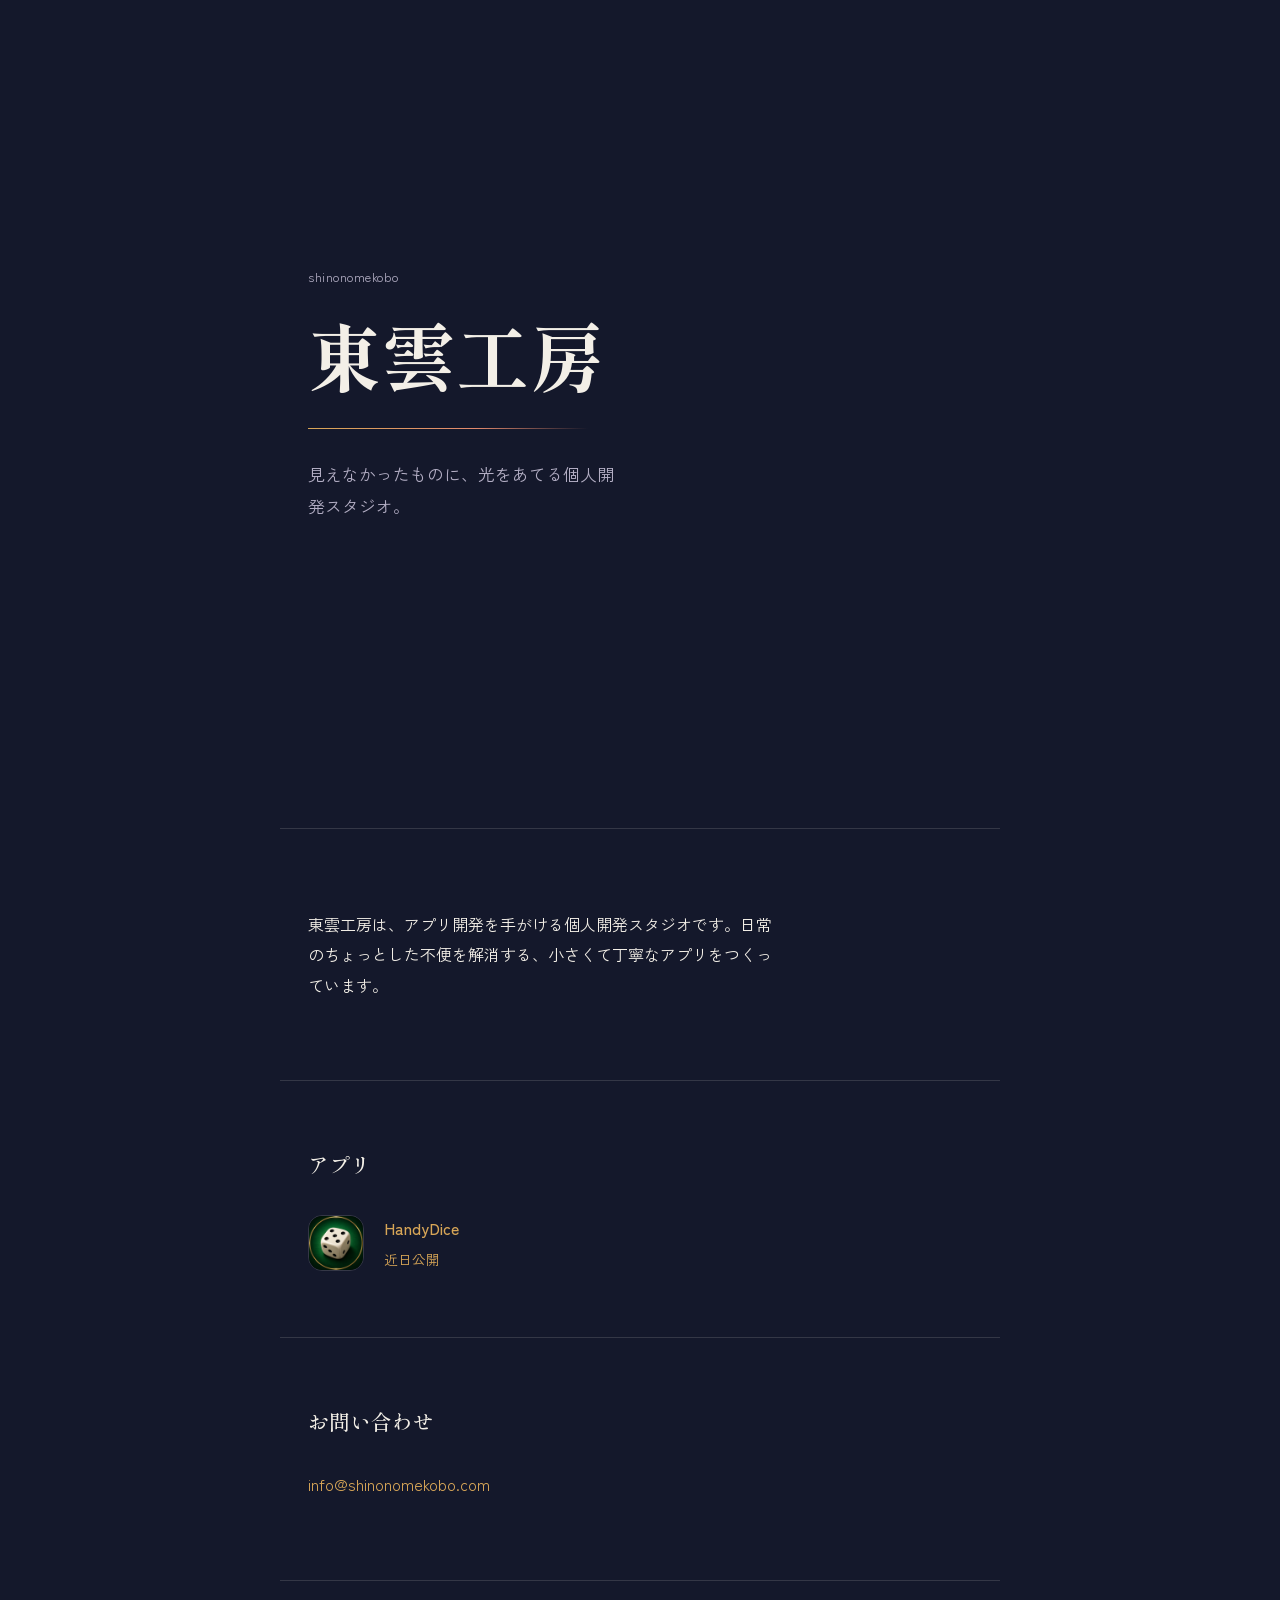
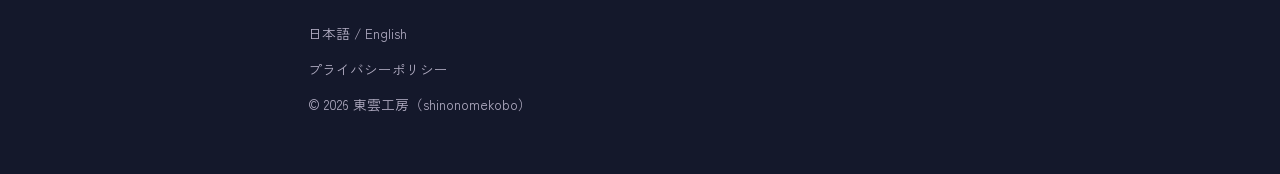
<file: index.html>
<!DOCTYPE html>
<html lang="ja">
<head>
<meta charset="UTF-8">
<meta name="viewport" content="width=device-width, initial-scale=1.0">
<title>東雲工房 | shinonomekobo</title>
<meta name="description" content="東雲工房は、アプリ開発を手がける個人開発スタジオです。">
<link rel="canonical" href="https://shinonomekobo.com/">
<link rel="alternate" hreflang="ja" href="https://shinonomekobo.com/">
<link rel="alternate" hreflang="en" href="https://shinonomekobo.com/en/">
<link rel="alternate" hreflang="x-default" href="https://shinonomekobo.com/">
<link rel="apple-touch-icon" href="/assets/favicon-180.png">
<link rel="icon" href="/assets/favicon-180.png">
<link rel="preconnect" href="https://fonts.googleapis.com">
<link rel="preconnect" href="https://fonts.gstatic.com" crossorigin>
<link href="https://fonts.googleapis.com/css2?family=Shippori+Mincho:wght@500;700&family=Zen+Kaku+Gothic+New:wght@400;500&display=swap" rel="stylesheet">
<link rel="stylesheet" href="/assets/site.css">
<style>
  /* ---------- Hero ---------- */
  .hero{
    min-height: 92vh;
    display: flex;
    flex-direction: column;
    justify-content: center;
    /* .hero と .wrap は詳細度が同じで、後から読むこちらが勝つ。
       ショートハンドにすると .wrap の左右パディングまで 0 になる */
    padding-top: 40px;
    padding-bottom: 80px;
  }

  .hero .eyebrow{
    font-size: 0.8rem;
    color: var(--text-dim);
    letter-spacing: 0.04em;
    margin: 0 0 18px;
  }

  .brand{
    font-family: 'Shippori Mincho', serif;
    font-weight: 700;
    font-size: clamp(2.6rem, 8vw, 4.6rem);
    margin: 0;
    line-height: 1.25;
  }

  .tagline{
    font-size: 1.05rem;
    color: var(--text-dim);
    max-width: 34ch;
    margin: 0;
  }

  /* ---------- Apps ---------- */
  .app-row{
    display: flex;
    align-items: center;
    gap: 20px;
  }

  .app-icon{
    width: 56px;
    height: 56px;
    flex-shrink: 0;
    border: 1px solid var(--rule);
    border-radius: 14px;
  }

  .app-name{
    margin: 0;
    font-weight: 500;
  }

  .app-status{
    margin: 4px 0 0;
    font-size: 0.85rem;
    color: var(--gold);
  }

  .foot-links{
    margin: 0 0 10px;
  }
  .foot-links a{ color: var(--text-dim); }
  .foot-links a:hover{ color: var(--coral); }
</style>
</head>
<body>

  <div class="wrap hero">
    <p class="eyebrow">shinonomekobo</p>
    <h1 class="brand">東雲工房</h1>
    <div class="horizon" aria-hidden="true"></div>
    <p class="tagline">見えなかったものに、光をあてる個人開発スタジオ。</p>
  </div>

  <section class="wrap">
    <p>東雲工房は、アプリ開発を手がける個人開発スタジオです。日常のちょっとした不便を解消する、小さくて丁寧なアプリをつくっています。</p>
  </section>

  <section class="wrap">
    <h2 class="section-title">アプリ</h2>
    <div class="app-row">
      <img class="app-icon" src="/assets/handydice-icon-128.png" alt="" width="56" height="56">
      <div>
        <p class="app-name"><a href="/handydice/">HandyDice</a></p>
        <p class="app-status">近日公開</p>
      </div>
    </div>
  </section>

  <section class="wrap">
    <h2 class="section-title">お問い合わせ</h2>
    <p><a href="mailto:info@shinonomekobo.com">info@shinonomekobo.com</a></p>
  </section>

  <footer class="wrap">
    <p class="lang"><span>日本語</span> / <a href="/en/" hreflang="en">English</a></p>
    <p class="foot-links"><a href="/privacy/">プライバシーポリシー</a></p>
    © 2026 東雲工房（shinonomekobo）
  </footer>

</body>
</html>
</file>
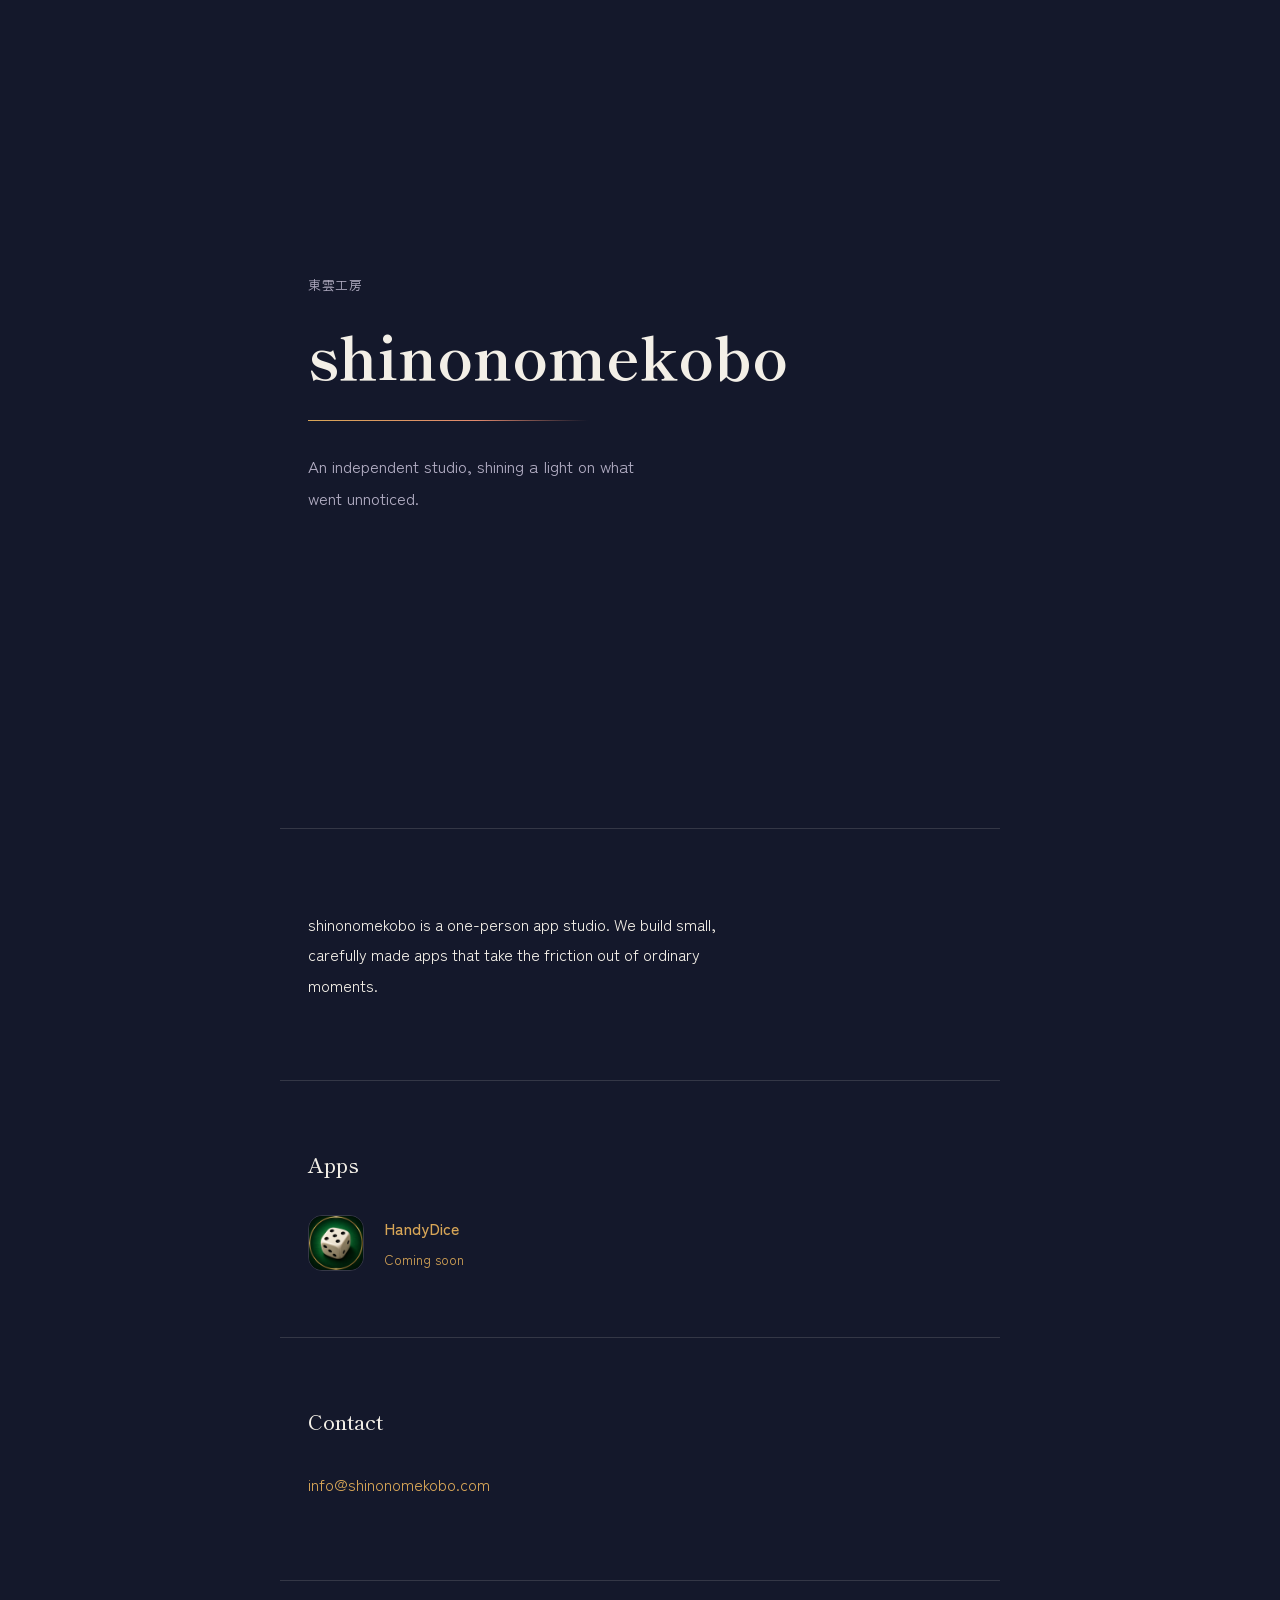
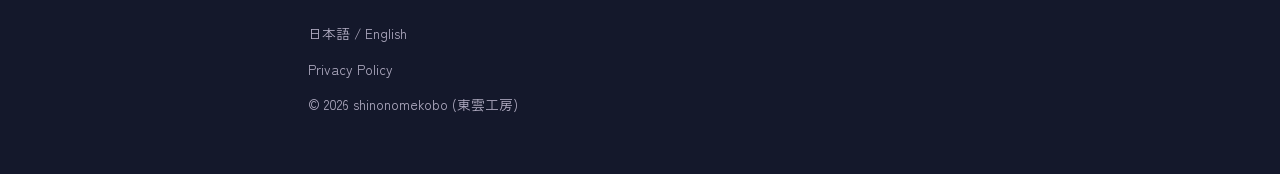
<file: en/index.html>
<!DOCTYPE html>
<html lang="en">
<head>
<meta charset="UTF-8">
<meta name="viewport" content="width=device-width, initial-scale=1.0">
<title>shinonomekobo</title>
<meta name="description" content="shinonomekobo is an independent app studio building small, carefully made iOS apps.">
<link rel="canonical" href="https://shinonomekobo.com/en/">
<link rel="alternate" hreflang="ja" href="https://shinonomekobo.com/">
<link rel="alternate" hreflang="en" href="https://shinonomekobo.com/en/">
<link rel="alternate" hreflang="x-default" href="https://shinonomekobo.com/">
<link rel="apple-touch-icon" href="/assets/favicon-180.png">
<link rel="icon" href="/assets/favicon-180.png">
<link rel="preconnect" href="https://fonts.googleapis.com">
<link rel="preconnect" href="https://fonts.gstatic.com" crossorigin>
<link href="https://fonts.googleapis.com/css2?family=Shippori+Mincho:wght@500;700&family=Zen+Kaku+Gothic+New:wght@400;500&display=swap" rel="stylesheet">
<link rel="stylesheet" href="/assets/site.css">
<style>
  .hero{
    min-height: 92vh;
    display: flex;
    flex-direction: column;
    justify-content: center;
    padding-top: 40px;
    padding-bottom: 80px;
  }
  .hero .eyebrow{
    font-size: 0.8rem;
    color: var(--text-dim);
    letter-spacing: 0.04em;
    margin: 0 0 18px;
  }
  .brand{
    font-family: 'Shippori Mincho', serif;
    font-weight: 700;
    font-size: clamp(2.2rem, 7vw, 3.8rem);
    margin: 0;
    line-height: 1.25;
  }
  .tagline{
    font-size: 1.05rem;
    color: var(--text-dim);
    max-width: 38ch;
    margin: 0;
  }
  .app-row{ display: flex; align-items: center; gap: 20px; }
  .app-icon{
    width: 56px; height: 56px; flex-shrink: 0;
    border: 1px solid var(--rule); border-radius: 14px;
  }
  .app-name{ margin: 0; font-weight: 500; }
  .app-status{ margin: 4px 0 0; font-size: 0.85rem; color: var(--gold); }
  .foot-links{ margin: 0 0 10px; }
  .foot-links a{ color: var(--text-dim); }
  .foot-links a:hover{ color: var(--coral); }
</style>
</head>
<body>

  <div class="wrap hero">
    <p class="eyebrow">東雲工房</p>
    <h1 class="brand">shinonomekobo</h1>
    <div class="horizon" aria-hidden="true"></div>
    <p class="tagline">An independent studio, shining a light on what went unnoticed.</p>
  </div>

  <section class="wrap">
    <p>shinonomekobo is a one-person app studio. We build small, carefully made apps that take the friction out of ordinary moments.</p>
  </section>

  <section class="wrap">
    <h2 class="section-title">Apps</h2>
    <div class="app-row">
      <img class="app-icon" src="/assets/handydice-icon-128.png" alt="" width="56" height="56">
      <div>
        <p class="app-name"><a href="/en/handydice/">HandyDice</a></p>
        <p class="app-status">Coming soon</p>
      </div>
    </div>
  </section>

  <section class="wrap">
    <h2 class="section-title">Contact</h2>
    <p><a href="mailto:info@shinonomekobo.com">info@shinonomekobo.com</a></p>
  </section>

  <footer class="wrap">
    <p class="lang"><a href="/" hreflang="ja">日本語</a> / <span>English</span></p>
    <p class="foot-links"><a href="/en/privacy/">Privacy Policy</a></p>
    © 2026 shinonomekobo (東雲工房)
  </footer>

</body>
</html>
</file>
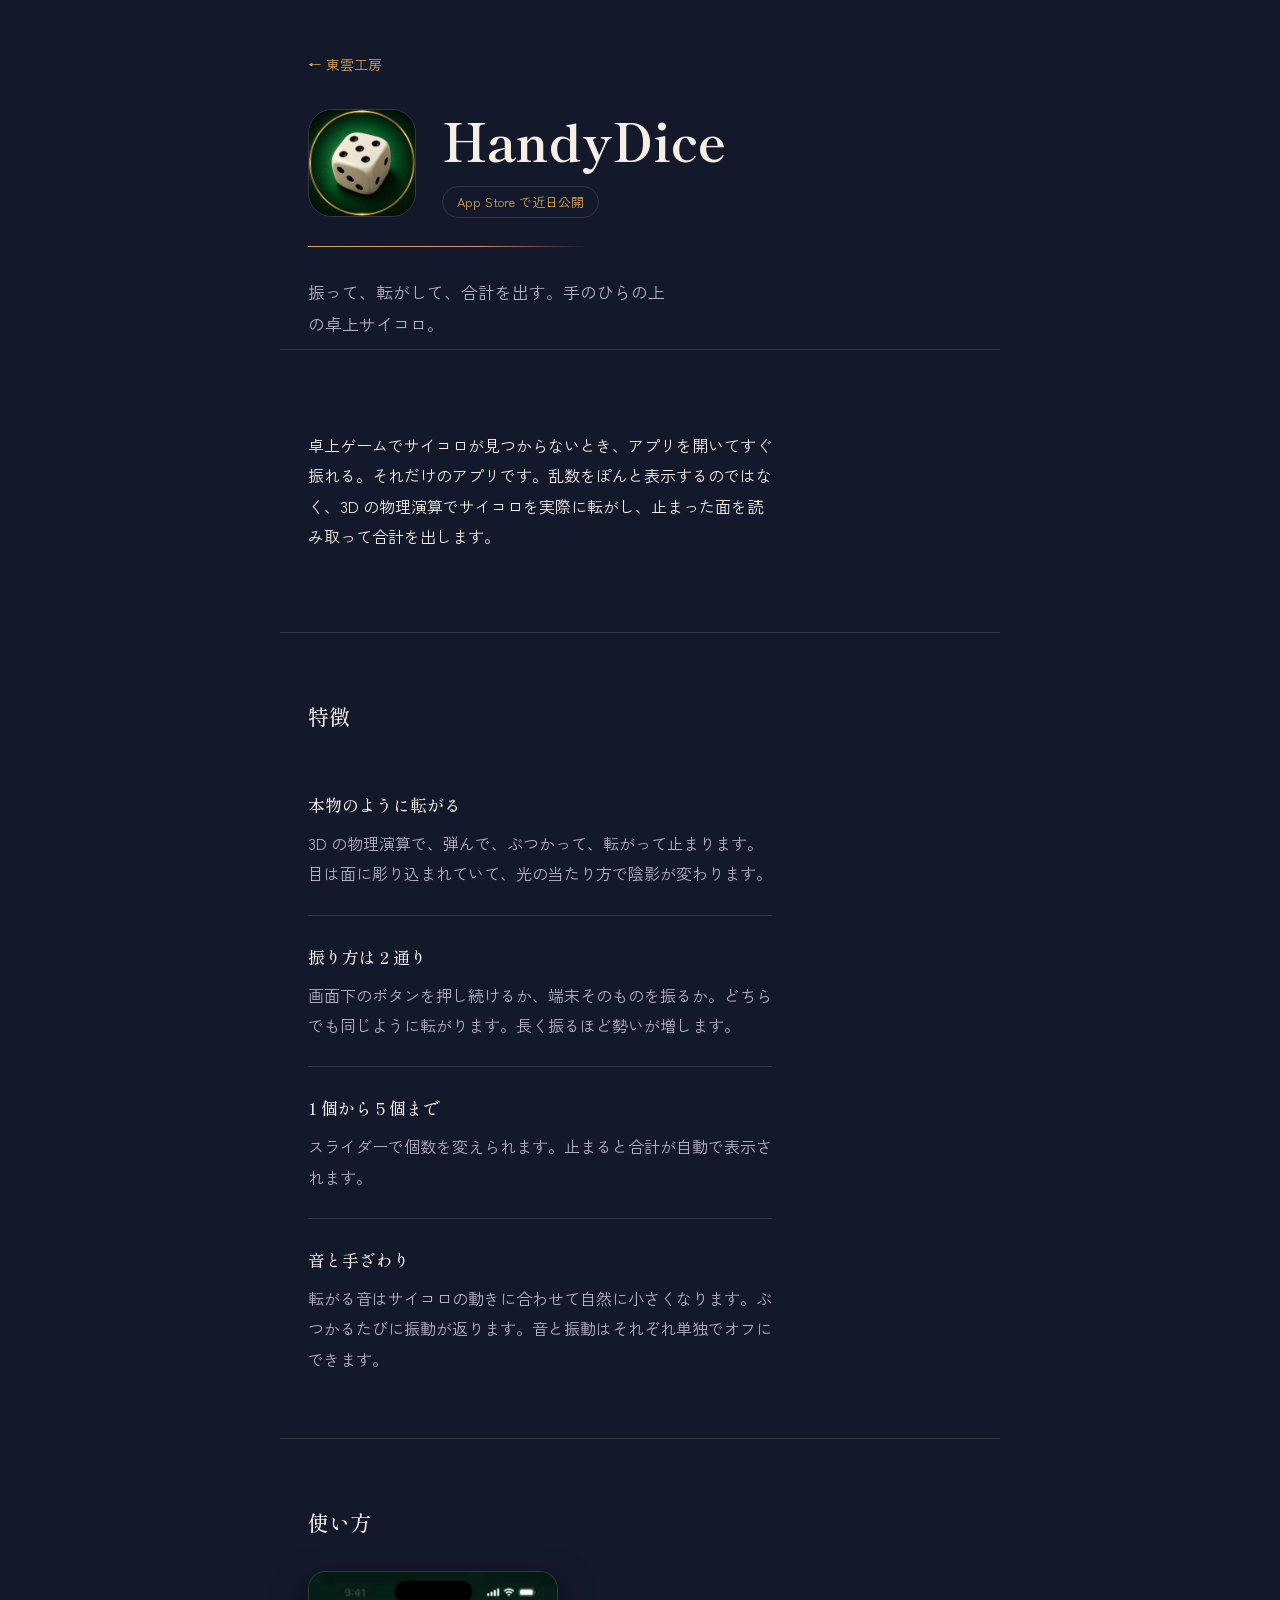
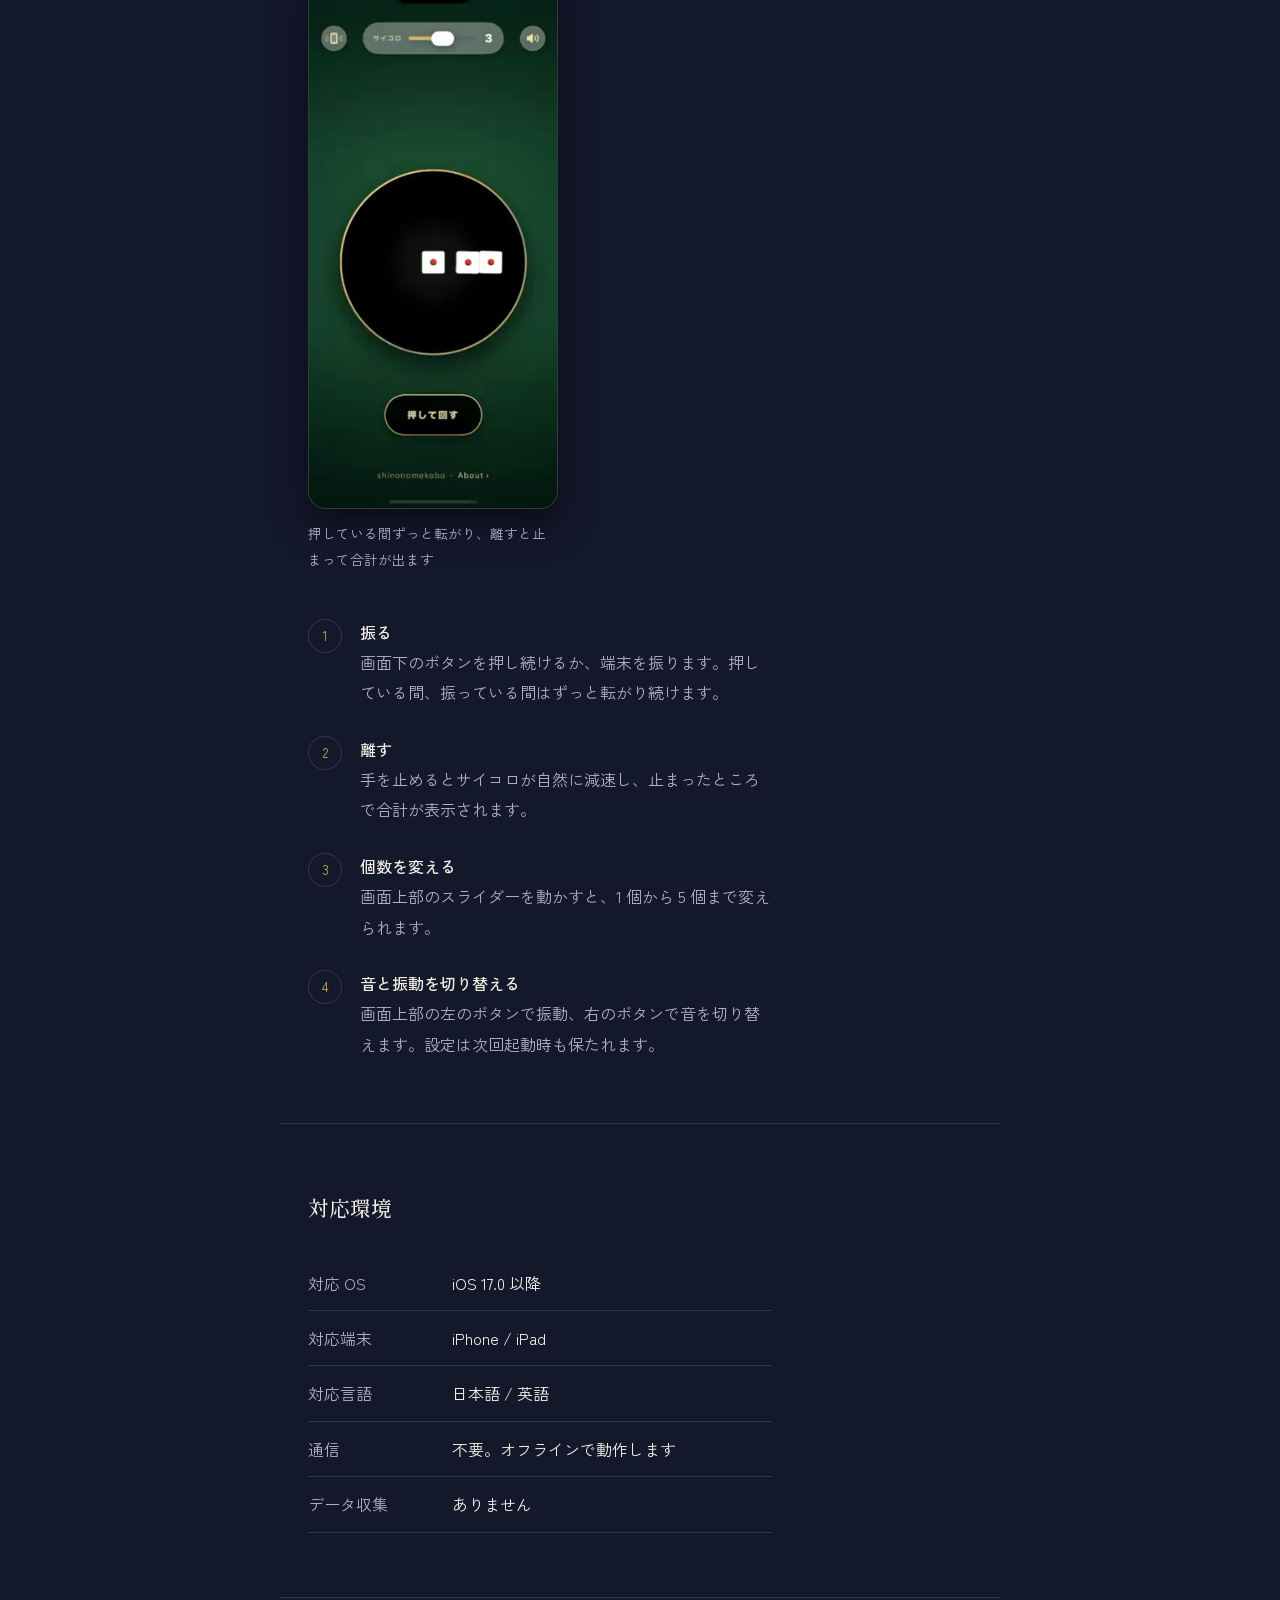
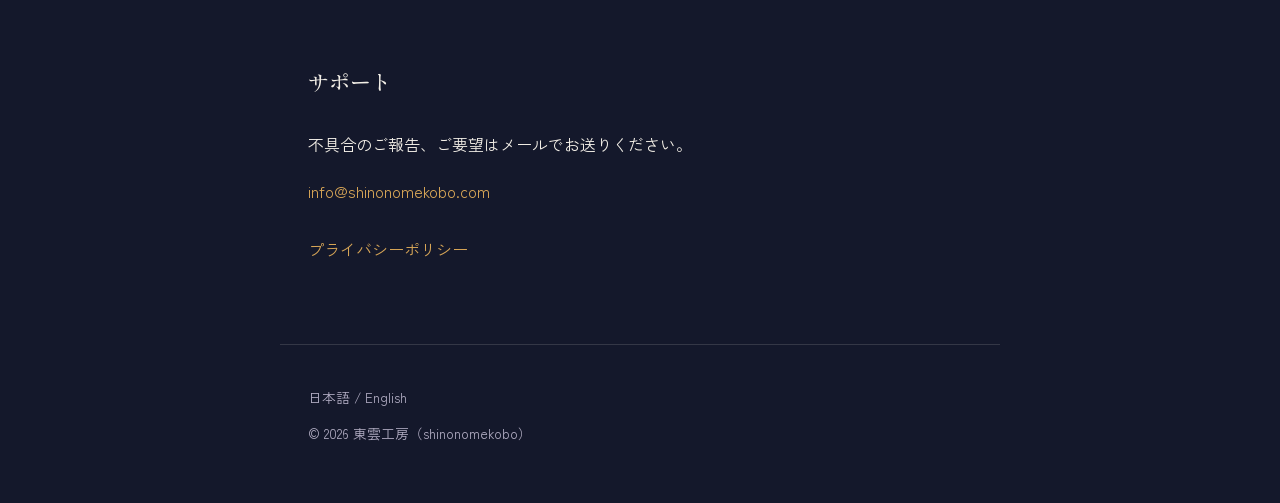
<file: handydice/index.html>
<!DOCTYPE html>
<html lang="ja">
<head>
<meta charset="UTF-8">
<meta name="viewport" content="width=device-width, initial-scale=1.0">
<title>HandyDice | 東雲工房</title>
<meta name="description" content="振って、転がして、合計を出す。3D物理演算のサイコロアプリ HandyDice。麻雀卓のような手ざわりを iPhone と iPad で。">
<link rel="canonical" href="https://shinonomekobo.com/handydice/">
<link rel="alternate" hreflang="ja" href="https://shinonomekobo.com/handydice/">
<link rel="alternate" hreflang="en" href="https://shinonomekobo.com/en/handydice/">
<link rel="alternate" hreflang="x-default" href="https://shinonomekobo.com/handydice/">
<meta property="og:type" content="website">
<meta property="og:title" content="HandyDice | 東雲工房">
<meta property="og:description" content="振って、転がして、合計を出す。3D物理演算のサイコロアプリ。">
<meta property="og:url" content="https://shinonomekobo.com/handydice/">
<meta property="og:image" content="https://shinonomekobo.com/assets/handydice-icon-512.png">
<link rel="apple-touch-icon" href="/assets/favicon-180.png">
<link rel="icon" href="/assets/favicon-180.png">
<link rel="preconnect" href="https://fonts.googleapis.com">
<link rel="preconnect" href="https://fonts.gstatic.com" crossorigin>
<link href="https://fonts.googleapis.com/css2?family=Shippori+Mincho:wght@500;700&family=Zen+Kaku+Gothic+New:wght@400;500&display=swap" rel="stylesheet">
<link rel="stylesheet" href="/assets/site.css">
<style>
  .app-hero{
    display: flex;
    align-items: center;
    gap: 26px;
    flex-wrap: wrap;
  }
  .app-hero img{
    width: 108px;
    height: 108px;
    border-radius: 24px;
    border: 1px solid var(--rule);
    flex-shrink: 0;
  }
  .status{
    display: inline-block;
    margin: 14px 0 0;
    padding: 3px 14px;
    font-size: 0.8rem;
    color: var(--gold);
    border: 1px solid var(--rule);
    border-radius: 999px;
  }
  .feature{
    padding: 26px 0;
    border-bottom: 1px solid var(--rule);
    max-width: 58ch;
  }
  .feature:last-child{ border-bottom: none; padding-bottom: 0; }
  .feature h3{
    font-family: 'Shippori Mincho', serif;
    font-weight: 500;
    font-size: 1.05rem;
    margin: 0 0 6px;
  }
  .feature p{ margin: 0; color: var(--text-dim); }

  .steps{
    counter-reset: step;
    list-style: none;
    margin: 0;
    padding: 0;
    max-width: 58ch;
  }
  .steps li{
    counter-increment: step;
    position: relative;
    padding: 0 0 26px 52px;
  }
  .steps li::before{
    content: counter(step);
    position: absolute;
    left: 0;
    top: 2px;
    width: 32px;
    height: 32px;
    display: flex;
    align-items: center;
    justify-content: center;
    font-size: 0.85rem;
    color: var(--gold);
    border: 1px solid var(--rule);
    border-radius: 50%;
  }
  .steps li:last-child{ padding-bottom: 0; }
  .steps strong{ font-weight: 500; display: block; }
  .steps span{ color: var(--text-dim); }
</style>
</head>
<body>

  <div class="wrap page-head">
    <p class="crumb"><a href="/">← 東雲工房</a></p>
    <div class="app-hero">
      <img src="/assets/handydice-icon-512.png" alt="HandyDice のアプリアイコン" width="108" height="108">
      <div>
        <h1 class="page-title">HandyDice</h1>
        <p class="status">App Store で近日公開</p>
      </div>
    </div>
    <div class="horizon" aria-hidden="true"></div>
    <p class="page-lead">振って、転がして、合計を出す。手のひらの上の卓上サイコロ。</p>
  </div>

  <section class="wrap">
    <p>卓上ゲームでサイコロが見つからないとき、アプリを開いてすぐ振れる。それだけのアプリです。乱数をぽんと表示するのではなく、3D の物理演算でサイコロを実際に転がし、止まった面を読み取って合計を出します。</p>
  </section>

  <section class="wrap">
    <h2 class="section-title">特徴</h2>

    <div class="feature">
      <h3>本物のように転がる</h3>
      <p>3D の物理演算で、弾んで、ぶつかって、転がって止まります。目は面に彫り込まれていて、光の当たり方で陰影が変わります。</p>
    </div>

    <div class="feature">
      <h3>振り方は 2 通り</h3>
      <p>画面下のボタンを押し続けるか、端末そのものを振るか。どちらでも同じように転がります。長く振るほど勢いが増します。</p>
    </div>

    <div class="feature">
      <h3>1 個から 5 個まで</h3>
      <p>スライダーで個数を変えられます。止まると合計が自動で表示されます。</p>
    </div>

    <div class="feature">
      <h3>音と手ざわり</h3>
      <p>転がる音はサイコロの動きに合わせて自然に小さくなります。ぶつかるたびに振動が返ります。音と振動はそれぞれ単独でオフにできます。</p>
    </div>
  </section>

  <section class="wrap">
    <h2 class="section-title">使い方</h2>

    <figure class="demo">
      <video poster="/assets/handydice-demo-poster.png" autoplay loop muted playsinline preload="metadata" width="296" height="640">
        <source src="/assets/handydice-demo.mp4" type="video/mp4">
      </video>
      <figcaption>押している間ずっと転がり、離すと止まって合計が出ます</figcaption>
    </figure>

    <ol class="steps">
      <li><strong>振る</strong><span>画面下のボタンを押し続けるか、端末を振ります。押している間、振っている間はずっと転がり続けます。</span></li>
      <li><strong>離す</strong><span>手を止めるとサイコロが自然に減速し、止まったところで合計が表示されます。</span></li>
      <li><strong>個数を変える</strong><span>画面上部のスライダーを動かすと、1 個から 5 個まで変えられます。</span></li>
      <li><strong>音と振動を切り替える</strong><span>画面上部の左のボタンで振動、右のボタンで音を切り替えます。設定は次回起動時も保たれます。</span></li>
    </ol>
  </section>

  <section class="wrap">
    <h2 class="section-title">対応環境</h2>
    <ul class="meta-list">
      <li><span>対応 OS</span><span>iOS 17.0 以降</span></li>
      <li><span>対応端末</span><span>iPhone / iPad</span></li>
      <li><span>対応言語</span><span>日本語 / 英語</span></li>
      <li><span>通信</span><span>不要。オフラインで動作します</span></li>
      <li><span>データ収集</span><span>ありません</span></li>
    </ul>
  </section>

  <section class="wrap">
    <h2 class="section-title">サポート</h2>
    <p>不具合のご報告、ご要望はメールでお送りください。</p>
    <p><a href="mailto:info@shinonomekobo.com">info@shinonomekobo.com</a></p>
    <p style="margin-top:28px;"><a href="/handydice/privacy/">プライバシーポリシー</a></p>
  </section>

  <footer class="wrap">
    <p class="lang"><span>日本語</span> / <a href="/en/handydice/" hreflang="en">English</a></p>
    © 2026 東雲工房（shinonomekobo）
  </footer>

  <script>
    // 視差に弱い人の設定を尊重し、自動再生をやめて操作に委ねる
    if (window.matchMedia && matchMedia('(prefers-reduced-motion: reduce)').matches) {
      document.querySelectorAll('video[autoplay]').forEach(function (v) {
        v.removeAttribute('autoplay');
        v.controls = true;
        v.pause();
      });
    }
  </script>

</body>
</html>
</file>
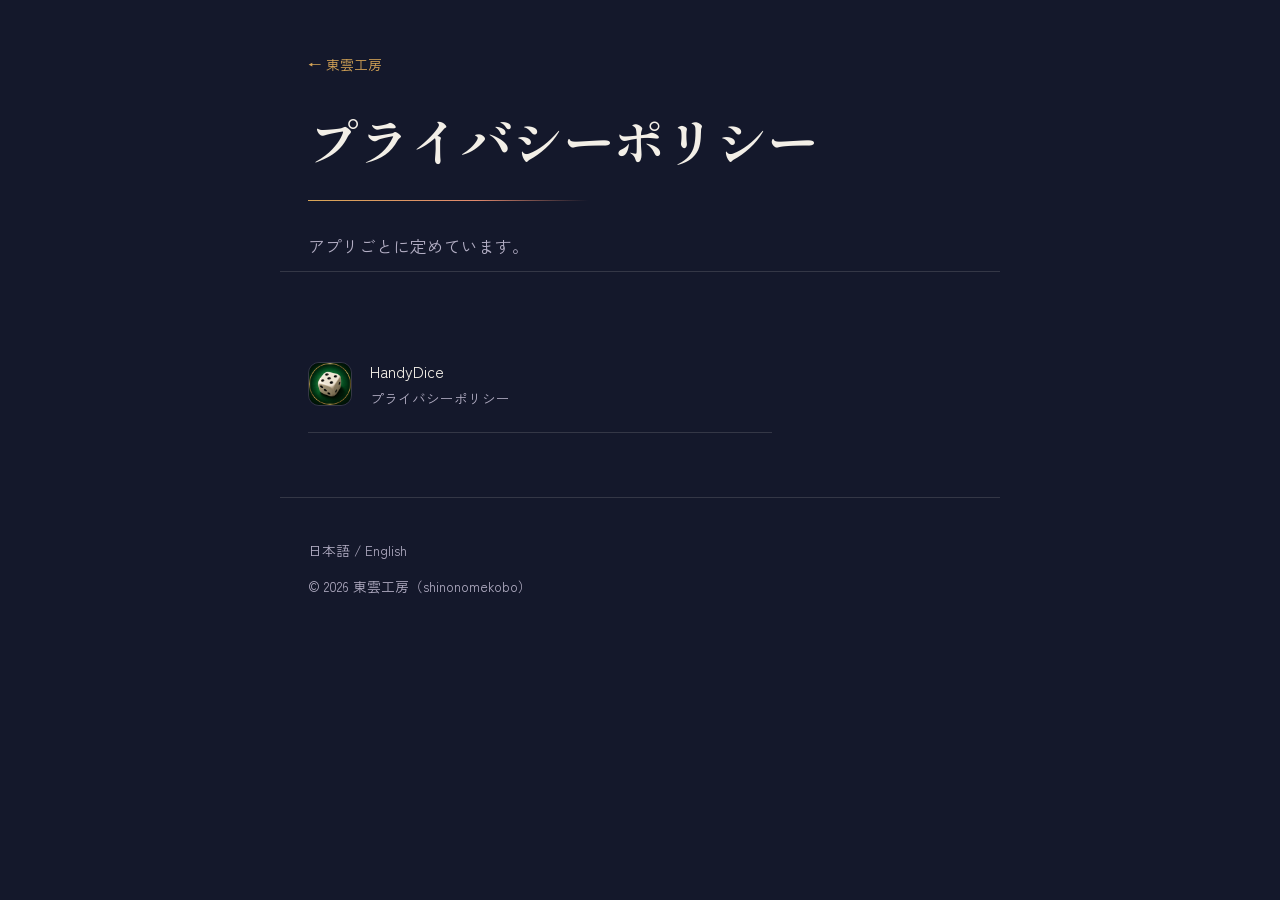
<file: privacy/index.html>
<!DOCTYPE html>
<html lang="ja">
<head>
<meta charset="UTF-8">
<meta name="viewport" content="width=device-width, initial-scale=1.0">
<title>プライバシーポリシー | 東雲工房</title>
<meta name="description" content="東雲工房が提供する各アプリのプライバシーポリシー一覧。">
<link rel="canonical" href="https://shinonomekobo.com/privacy/">
<link rel="alternate" hreflang="ja" href="https://shinonomekobo.com/privacy/">
<link rel="alternate" hreflang="en" href="https://shinonomekobo.com/en/privacy/">
<link rel="alternate" hreflang="x-default" href="https://shinonomekobo.com/privacy/">
<link rel="apple-touch-icon" href="/assets/favicon-180.png">
<link rel="icon" href="/assets/favicon-180.png">
<link rel="preconnect" href="https://fonts.googleapis.com">
<link rel="preconnect" href="https://fonts.gstatic.com" crossorigin>
<link href="https://fonts.googleapis.com/css2?family=Shippori+Mincho:wght@500;700&family=Zen+Kaku+Gothic+New:wght@400;500&display=swap" rel="stylesheet">
<link rel="stylesheet" href="/assets/site.css">
<style>
  .app-list{ list-style:none; margin:0; padding:0; max-width:58ch; }
  .app-list a{
    display:flex; align-items:center; gap:18px;
    padding:20px 0; border-bottom:1px solid var(--rule);
    color: var(--text);
  }
  .app-list a:hover{ color: var(--coral); }
  .app-list img{ width:44px; height:44px; border-radius:11px; border:1px solid var(--rule); }
  .app-list small{ display:block; color: var(--text-dim); font-size:0.85rem; }
</style>
</head>
<body>

  <div class="wrap page-head">
    <p class="crumb"><a href="/">← 東雲工房</a></p>
    <h1 class="page-title">プライバシーポリシー</h1>
    <div class="horizon" aria-hidden="true"></div>
    <p class="page-lead">アプリごとに定めています。</p>
  </div>

  <section class="wrap">
    <ul class="app-list">
      <li>
        <a href="/handydice/privacy/">
          <img src="/assets/handydice-icon-128.png" alt="" width="44" height="44">
          <span>HandyDice<small>プライバシーポリシー</small></span>
        </a>
      </li>
    </ul>
  </section>

  <footer class="wrap">
    <p class="lang"><span>日本語</span> / <a href="/en/privacy/" hreflang="en">English</a></p>
    © 2026 東雲工房（shinonomekobo）
  </footer>

</body>
</html>
</file>
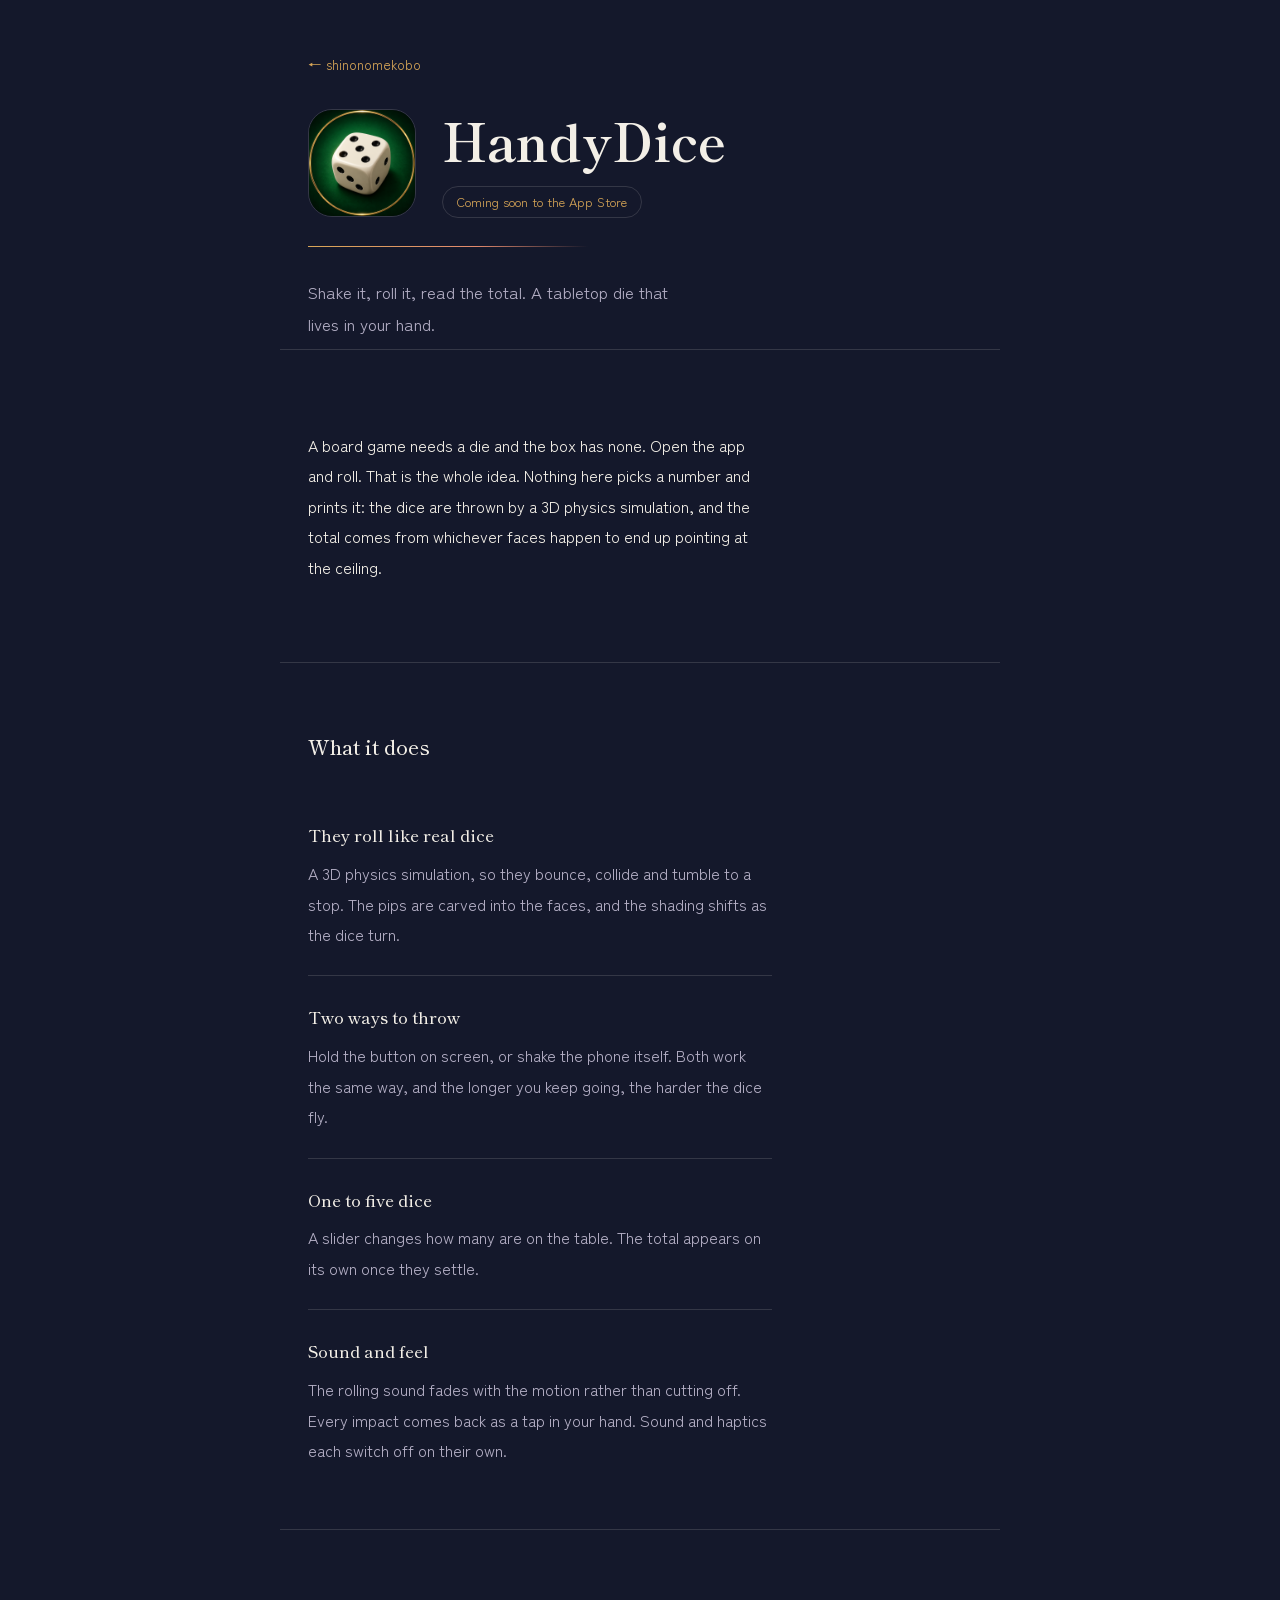
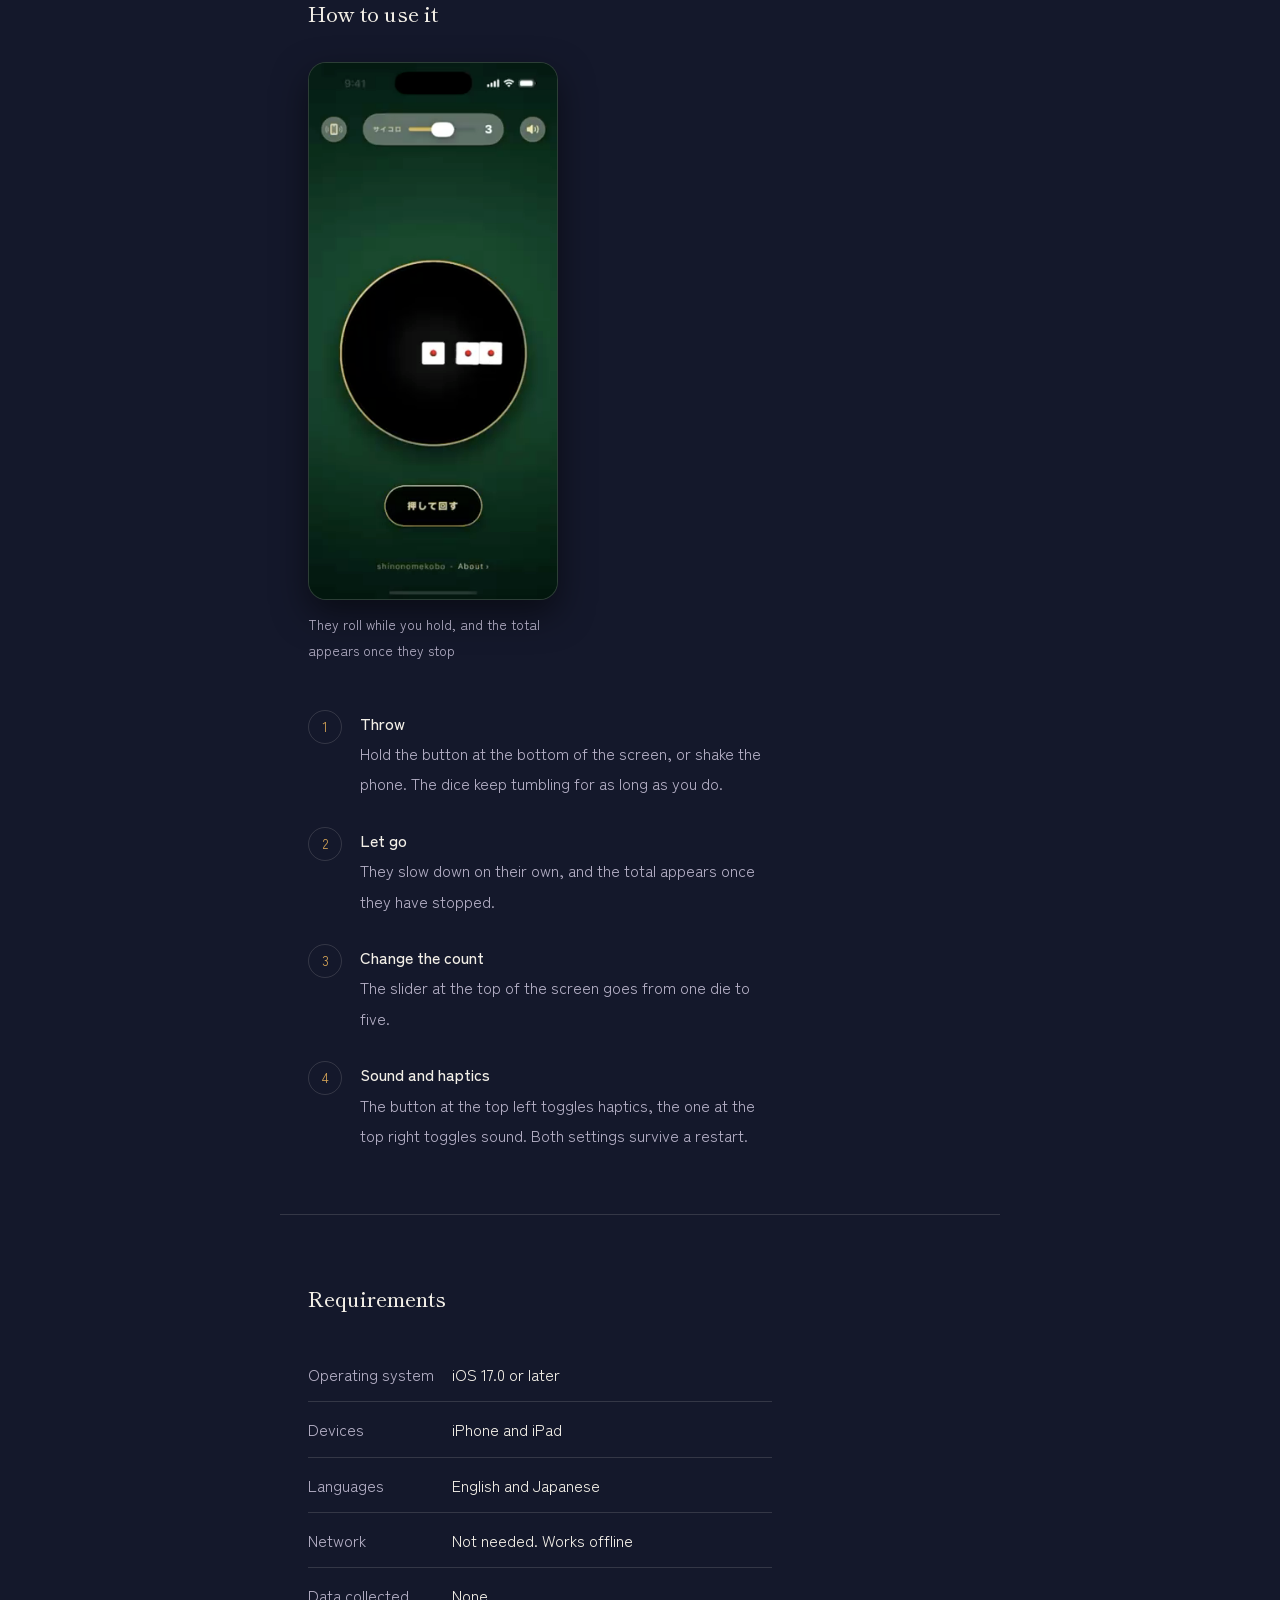
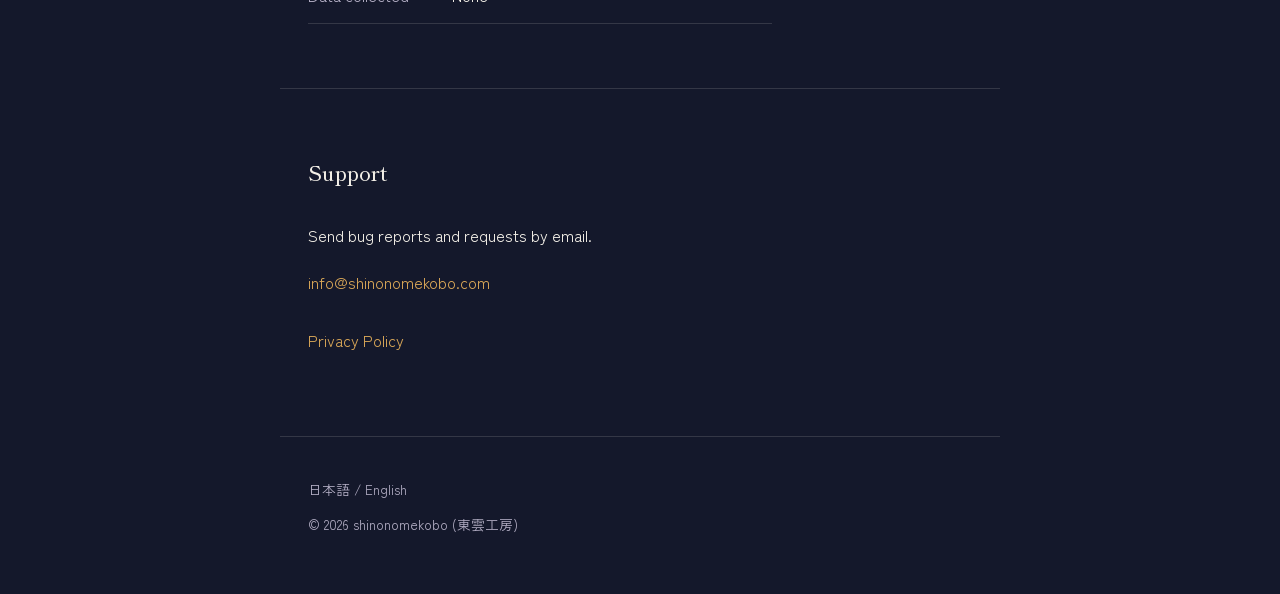
<file: en/handydice/index.html>
<!DOCTYPE html>
<html lang="en">
<head>
<meta charset="UTF-8">
<meta name="viewport" content="width=device-width, initial-scale=1.0">
<title>HandyDice | shinonomekobo</title>
<meta name="description" content="Shake it, roll it, read the total. HandyDice rolls real 3D physics dice on your iPhone and iPad.">
<link rel="canonical" href="https://shinonomekobo.com/en/handydice/">
<link rel="alternate" hreflang="ja" href="https://shinonomekobo.com/handydice/">
<link rel="alternate" hreflang="en" href="https://shinonomekobo.com/en/handydice/">
<link rel="alternate" hreflang="x-default" href="https://shinonomekobo.com/handydice/">
<meta property="og:type" content="website">
<meta property="og:title" content="HandyDice | shinonomekobo">
<meta property="og:description" content="Shake it, roll it, read the total. Real 3D physics dice.">
<meta property="og:url" content="https://shinonomekobo.com/en/handydice/">
<meta property="og:image" content="https://shinonomekobo.com/assets/handydice-icon-512.png">
<link rel="apple-touch-icon" href="/assets/favicon-180.png">
<link rel="icon" href="/assets/favicon-180.png">
<link rel="preconnect" href="https://fonts.googleapis.com">
<link rel="preconnect" href="https://fonts.gstatic.com" crossorigin>
<link href="https://fonts.googleapis.com/css2?family=Shippori+Mincho:wght@500;700&family=Zen+Kaku+Gothic+New:wght@400;500&display=swap" rel="stylesheet">
<link rel="stylesheet" href="/assets/site.css">
<style>
  .app-hero{ display: flex; align-items: center; gap: 26px; flex-wrap: wrap; }
  .app-hero img{
    width: 108px; height: 108px; border-radius: 24px;
    border: 1px solid var(--rule); flex-shrink: 0;
  }
  .status{
    display: inline-block; margin: 14px 0 0; padding: 3px 14px;
    font-size: 0.8rem; color: var(--gold);
    border: 1px solid var(--rule); border-radius: 999px;
  }
  .feature{ padding: 26px 0; border-bottom: 1px solid var(--rule); max-width: 58ch; }
  .feature:last-child{ border-bottom: none; padding-bottom: 0; }
  .feature h3{
    font-family: 'Shippori Mincho', serif; font-weight: 500;
    font-size: 1.05rem; margin: 0 0 6px;
  }
  .feature p{ margin: 0; color: var(--text-dim); }
  .steps{ counter-reset: step; list-style: none; margin: 0; padding: 0; max-width: 58ch; }
  .steps li{ counter-increment: step; position: relative; padding: 0 0 26px 52px; }
  .steps li::before{
    content: counter(step);
    position: absolute; left: 0; top: 2px;
    width: 32px; height: 32px;
    display: flex; align-items: center; justify-content: center;
    font-size: 0.85rem; color: var(--gold);
    border: 1px solid var(--rule); border-radius: 50%;
  }
  .steps li:last-child{ padding-bottom: 0; }
  .steps strong{ font-weight: 500; display: block; }
  .steps span{ color: var(--text-dim); }
</style>
</head>
<body>

  <div class="wrap page-head">
    <p class="crumb"><a href="/en/">← shinonomekobo</a></p>
    <div class="app-hero">
      <img src="/assets/handydice-icon-512.png" alt="The HandyDice app icon" width="108" height="108">
      <div>
        <h1 class="page-title">HandyDice</h1>
        <p class="status">Coming soon to the App Store</p>
      </div>
    </div>
    <div class="horizon" aria-hidden="true"></div>
    <p class="page-lead">Shake it, roll it, read the total. A tabletop die that lives in your hand.</p>
  </div>

  <section class="wrap">
    <p>A board game needs a die and the box has none. Open the app and roll. That is the whole idea. Nothing here picks a number and prints it: the dice are thrown by a 3D physics simulation, and the total comes from whichever faces happen to end up pointing at the ceiling.</p>
  </section>

  <section class="wrap">
    <h2 class="section-title">What it does</h2>

    <div class="feature">
      <h3>They roll like real dice</h3>
      <p>A 3D physics simulation, so they bounce, collide and tumble to a stop. The pips are carved into the faces, and the shading shifts as the dice turn.</p>
    </div>

    <div class="feature">
      <h3>Two ways to throw</h3>
      <p>Hold the button on screen, or shake the phone itself. Both work the same way, and the longer you keep going, the harder the dice fly.</p>
    </div>

    <div class="feature">
      <h3>One to five dice</h3>
      <p>A slider changes how many are on the table. The total appears on its own once they settle.</p>
    </div>

    <div class="feature">
      <h3>Sound and feel</h3>
      <p>The rolling sound fades with the motion rather than cutting off. Every impact comes back as a tap in your hand. Sound and haptics each switch off on their own.</p>
    </div>
  </section>

  <section class="wrap">
    <h2 class="section-title">How to use it</h2>

    <figure class="demo">
      <video poster="/assets/handydice-demo-poster.png" autoplay loop muted playsinline preload="metadata" width="296" height="640">
        <source src="/assets/handydice-demo.mp4" type="video/mp4">
      </video>
      <figcaption>They roll while you hold, and the total appears once they stop</figcaption>
    </figure>

    <ol class="steps">
      <li><strong>Throw</strong><span>Hold the button at the bottom of the screen, or shake the phone. The dice keep tumbling for as long as you do.</span></li>
      <li><strong>Let go</strong><span>They slow down on their own, and the total appears once they have stopped.</span></li>
      <li><strong>Change the count</strong><span>The slider at the top of the screen goes from one die to five.</span></li>
      <li><strong>Sound and haptics</strong><span>The button at the top left toggles haptics, the one at the top right toggles sound. Both settings survive a restart.</span></li>
    </ol>
  </section>

  <section class="wrap">
    <h2 class="section-title">Requirements</h2>
    <ul class="meta-list">
      <li><span>Operating system</span><span>iOS 17.0 or later</span></li>
      <li><span>Devices</span><span>iPhone and iPad</span></li>
      <li><span>Languages</span><span>English and Japanese</span></li>
      <li><span>Network</span><span>Not needed. Works offline</span></li>
      <li><span>Data collected</span><span>None</span></li>
    </ul>
  </section>

  <section class="wrap">
    <h2 class="section-title">Support</h2>
    <p>Send bug reports and requests by email.</p>
    <p><a href="mailto:info@shinonomekobo.com">info@shinonomekobo.com</a></p>
    <p style="margin-top:28px;"><a href="/en/handydice/privacy/">Privacy Policy</a></p>
  </section>

  <footer class="wrap">
    <p class="lang"><a href="/handydice/" hreflang="ja">日本語</a> / <span>English</span></p>
    © 2026 shinonomekobo (東雲工房)
  </footer>

  <script>
    if (window.matchMedia && matchMedia('(prefers-reduced-motion: reduce)').matches) {
      document.querySelectorAll('video[autoplay]').forEach(function (v) {
        v.removeAttribute('autoplay');
        v.controls = true;
        v.pause();
      });
    }
  </script>

</body>
</html>
</file>
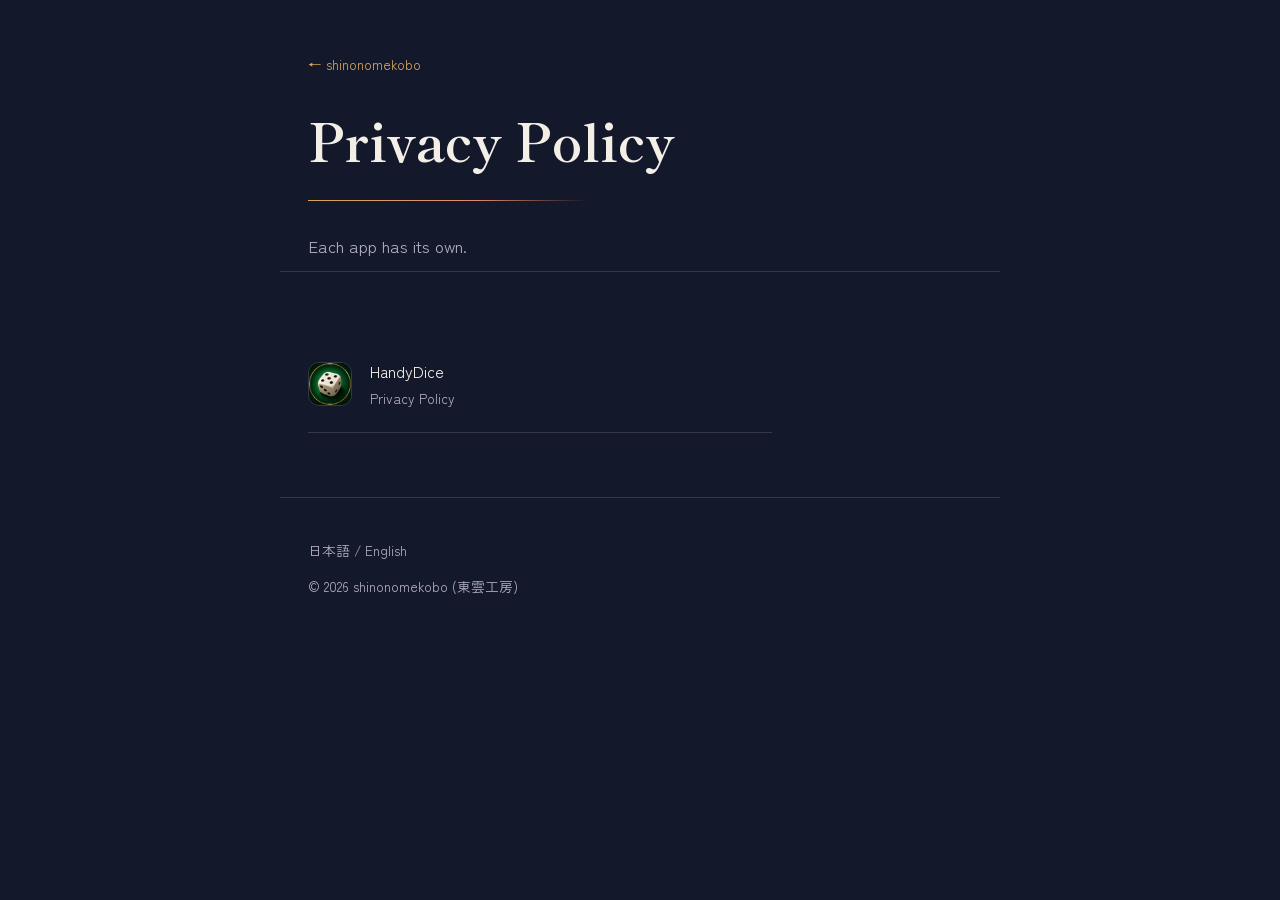
<file: en/privacy/index.html>
<!DOCTYPE html>
<html lang="en">
<head>
<meta charset="UTF-8">
<meta name="viewport" content="width=device-width, initial-scale=1.0">
<title>Privacy Policy | shinonomekobo</title>
<meta name="description" content="Privacy policies for the apps published by shinonomekobo.">
<link rel="canonical" href="https://shinonomekobo.com/en/privacy/">
<link rel="alternate" hreflang="ja" href="https://shinonomekobo.com/privacy/">
<link rel="alternate" hreflang="en" href="https://shinonomekobo.com/en/privacy/">
<link rel="alternate" hreflang="x-default" href="https://shinonomekobo.com/privacy/">
<link rel="apple-touch-icon" href="/assets/favicon-180.png">
<link rel="icon" href="/assets/favicon-180.png">
<link rel="preconnect" href="https://fonts.googleapis.com">
<link rel="preconnect" href="https://fonts.gstatic.com" crossorigin>
<link href="https://fonts.googleapis.com/css2?family=Shippori+Mincho:wght@500;700&family=Zen+Kaku+Gothic+New:wght@400;500&display=swap" rel="stylesheet">
<link rel="stylesheet" href="/assets/site.css">
<style>
  .app-list{ list-style:none; margin:0; padding:0; max-width:58ch; }
  .app-list a{
    display:flex; align-items:center; gap:18px;
    padding:20px 0; border-bottom:1px solid var(--rule);
    color: var(--text);
  }
  .app-list a:hover{ color: var(--coral); }
  .app-list img{ width:44px; height:44px; border-radius:11px; border:1px solid var(--rule); }
  .app-list small{ display:block; color: var(--text-dim); font-size:0.85rem; }
</style>
</head>
<body>

  <div class="wrap page-head">
    <p class="crumb"><a href="/en/">← shinonomekobo</a></p>
    <h1 class="page-title">Privacy Policy</h1>
    <div class="horizon" aria-hidden="true"></div>
    <p class="page-lead">Each app has its own.</p>
  </div>

  <section class="wrap">
    <ul class="app-list">
      <li>
        <a href="/en/handydice/privacy/">
          <img src="/assets/handydice-icon-128.png" alt="" width="44" height="44">
          <span>HandyDice<small>Privacy Policy</small></span>
        </a>
      </li>
    </ul>
  </section>

  <footer class="wrap">
    <p class="lang"><a href="/privacy/" hreflang="ja">日本語</a> / <span>English</span></p>
    © 2026 shinonomekobo (東雲工房)
  </footer>

</body>
</html>
</file>
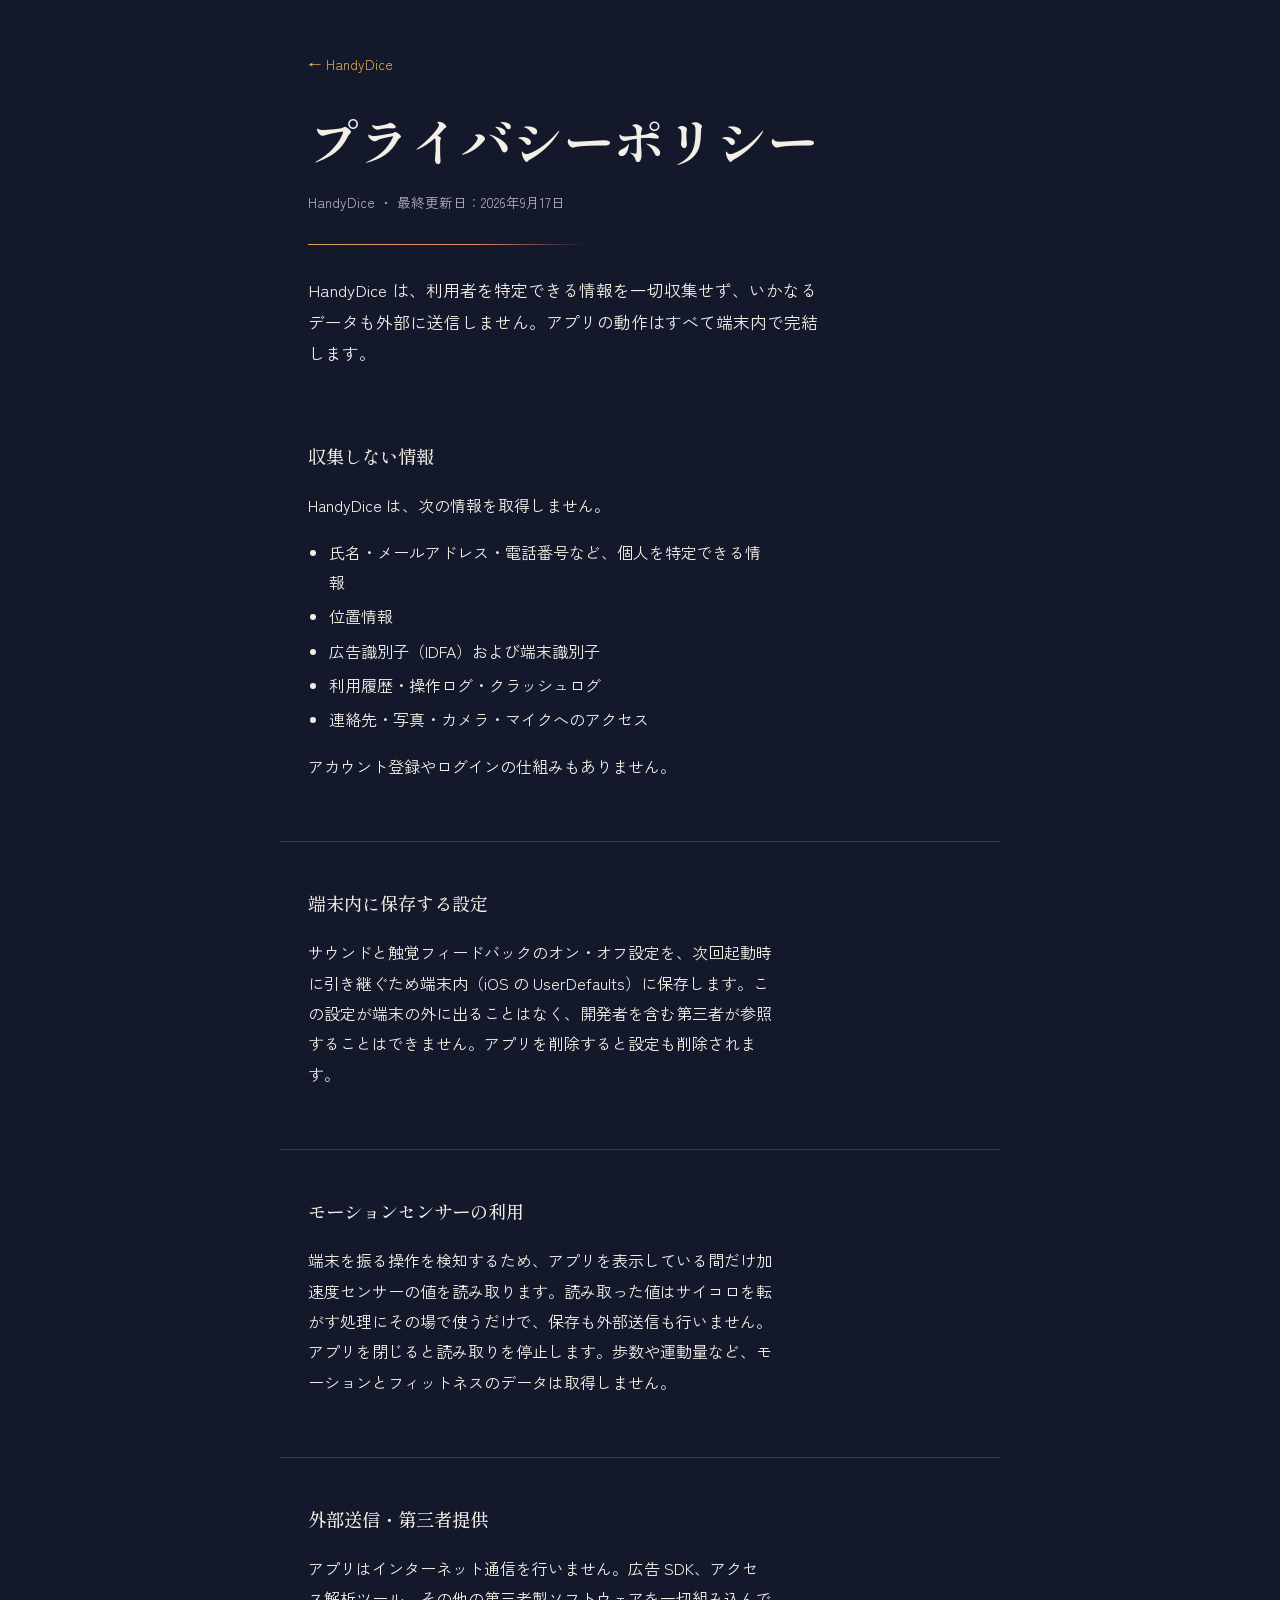
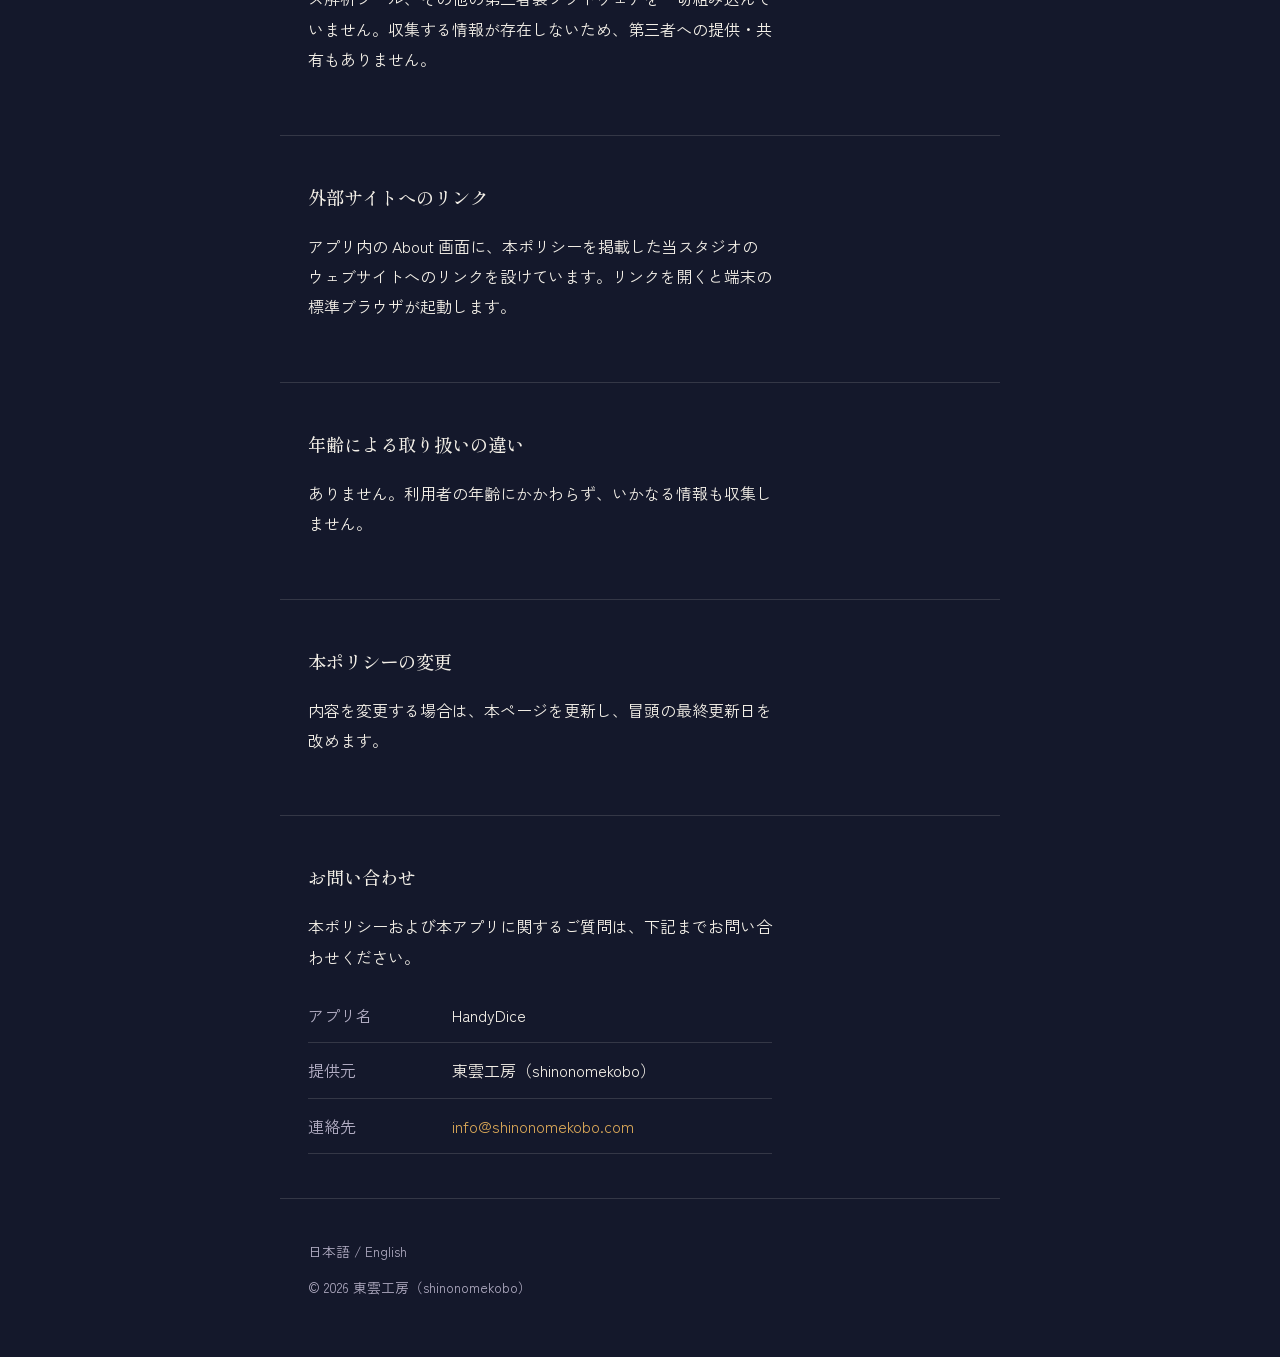
<file: handydice/privacy/index.html>
<!DOCTYPE html>
<html lang="ja">
<head>
<meta charset="UTF-8">
<meta name="viewport" content="width=device-width, initial-scale=1.0">
<title>プライバシーポリシー — HandyDice | 東雲工房</title>
<meta name="description" content="HandyDice のプライバシーポリシー。個人を特定できる情報は収集せず、いかなるデータも外部に送信しません。">
<link rel="canonical" href="https://shinonomekobo.com/handydice/privacy/">
<link rel="alternate" hreflang="ja" href="https://shinonomekobo.com/handydice/privacy/">
<link rel="alternate" hreflang="en" href="https://shinonomekobo.com/en/handydice/privacy/">
<link rel="alternate" hreflang="x-default" href="https://shinonomekobo.com/handydice/privacy/">
<link rel="apple-touch-icon" href="/assets/favicon-180.png">
<link rel="icon" href="/assets/favicon-180.png">
<link rel="preconnect" href="https://fonts.googleapis.com">
<link rel="preconnect" href="https://fonts.gstatic.com" crossorigin>
<link href="https://fonts.googleapis.com/css2?family=Shippori+Mincho:wght@500;700&family=Zen+Kaku+Gothic+New:wght@400;500&display=swap" rel="stylesheet">
<link rel="stylesheet" href="/assets/site.css">
<style>
  .updated{
    font-size: 0.85rem;
    color: var(--text-dim);
    margin: 18px 0 0;
  }
  .lead{
    font-size: 1.05rem;
    max-width: 58ch;
  }
  .policy h2{
    font-family: 'Shippori Mincho', serif;
    font-weight: 500;
    font-size: 1.15rem;
    margin: 0 0 12px;
  }
  .policy section{ padding-top: 44px; padding-bottom: 44px; }
  .policy section:first-of-type{ border-top: none; }
  /* 箇条書きは専用クラスにする。.policy ul だと .meta-list の指定を詳細度で上書きしてしまう */
  .bullets{
    max-width: 58ch;
    margin: 0;
    padding-left: 1.3em;
  }
  .bullets li{ margin-bottom: 4px; }
</style>
</head>
<body>

  <div class="wrap page-head">
    <p class="crumb"><a href="/handydice/">← HandyDice</a></p>
    <h1 class="page-title">プライバシーポリシー</h1>
    <p class="updated">HandyDice ・ 最終更新日：2026年9月17日</p>
    <div class="horizon" aria-hidden="true"></div>
    <p class="lead">HandyDice は、利用者を特定できる情報を一切収集せず、いかなるデータも外部に送信しません。アプリの動作はすべて端末内で完結します。</p>
  </div>

  <main class="policy">
    <section class="wrap">
      <h2>収集しない情報</h2>
      <p>HandyDice は、次の情報を取得しません。</p>
      <ul class="bullets">
        <li>氏名・メールアドレス・電話番号など、個人を特定できる情報</li>
        <li>位置情報</li>
        <li>広告識別子（IDFA）および端末識別子</li>
        <li>利用履歴・操作ログ・クラッシュログ</li>
        <li>連絡先・写真・カメラ・マイクへのアクセス</li>
      </ul>
      <p>アカウント登録やログインの仕組みもありません。</p>
    </section>

    <section class="wrap">
      <h2>端末内に保存する設定</h2>
      <p>サウンドと触覚フィードバックのオン・オフ設定を、次回起動時に引き継ぐため端末内（iOS の UserDefaults）に保存します。この設定が端末の外に出ることはなく、開発者を含む第三者が参照することはできません。アプリを削除すると設定も削除されます。</p>
    </section>

    <section class="wrap">
      <h2>モーションセンサーの利用</h2>
      <p>端末を振る操作を検知するため、アプリを表示している間だけ加速度センサーの値を読み取ります。読み取った値はサイコロを転がす処理にその場で使うだけで、保存も外部送信も行いません。アプリを閉じると読み取りを停止します。歩数や運動量など、モーションとフィットネスのデータは取得しません。</p>
    </section>

    <section class="wrap">
      <h2>外部送信・第三者提供</h2>
      <p>アプリはインターネット通信を行いません。広告 SDK、アクセス解析ツール、その他の第三者製ソフトウェアを一切組み込んでいません。収集する情報が存在しないため、第三者への提供・共有もありません。</p>
    </section>

    <section class="wrap">
      <h2>外部サイトへのリンク</h2>
      <p>アプリ内の About 画面に、本ポリシーを掲載した当スタジオのウェブサイトへのリンクを設けています。リンクを開くと端末の標準ブラウザが起動します。</p>
    </section>

    <section class="wrap">
      <h2>年齢による取り扱いの違い</h2>
      <p>ありません。利用者の年齢にかかわらず、いかなる情報も収集しません。</p>
    </section>

    <section class="wrap">
      <h2>本ポリシーの変更</h2>
      <p>内容を変更する場合は、本ページを更新し、冒頭の最終更新日を改めます。</p>
    </section>

    <section class="wrap">
      <h2>お問い合わせ</h2>
      <p>本ポリシーおよび本アプリに関するご質問は、下記までお問い合わせください。</p>
      <ul class="meta-list">
        <li><span>アプリ名</span><span>HandyDice</span></li>
        <li><span>提供元</span><span>東雲工房（shinonomekobo）</span></li>
        <li><span>連絡先</span><span><a href="mailto:info@shinonomekobo.com">info@shinonomekobo.com</a></span></li>
      </ul>
    </section>

  </main>

  <footer class="wrap">
    <p class="lang"><span>日本語</span> / <a href="/en/handydice/privacy/" hreflang="en">English</a></p>
    © 2026 東雲工房（shinonomekobo）
  </footer>

</body>
</html>
</file>
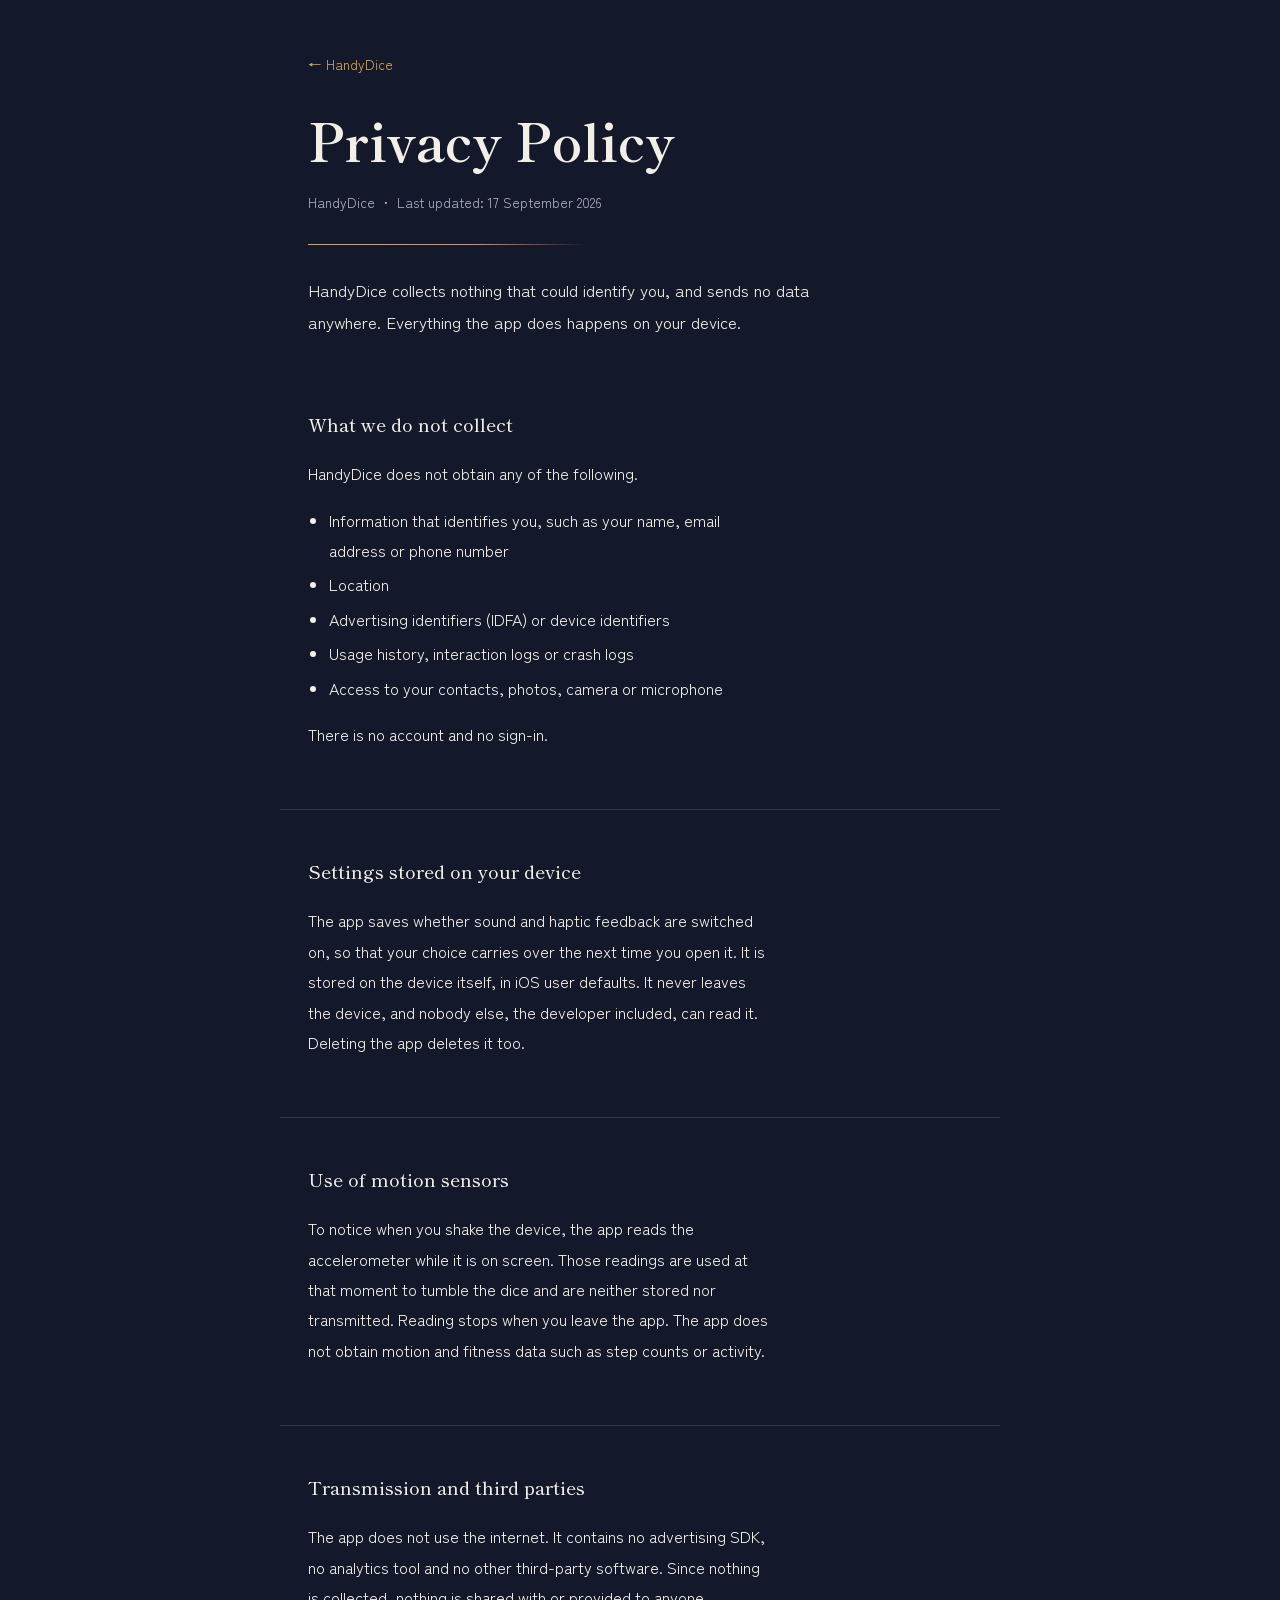
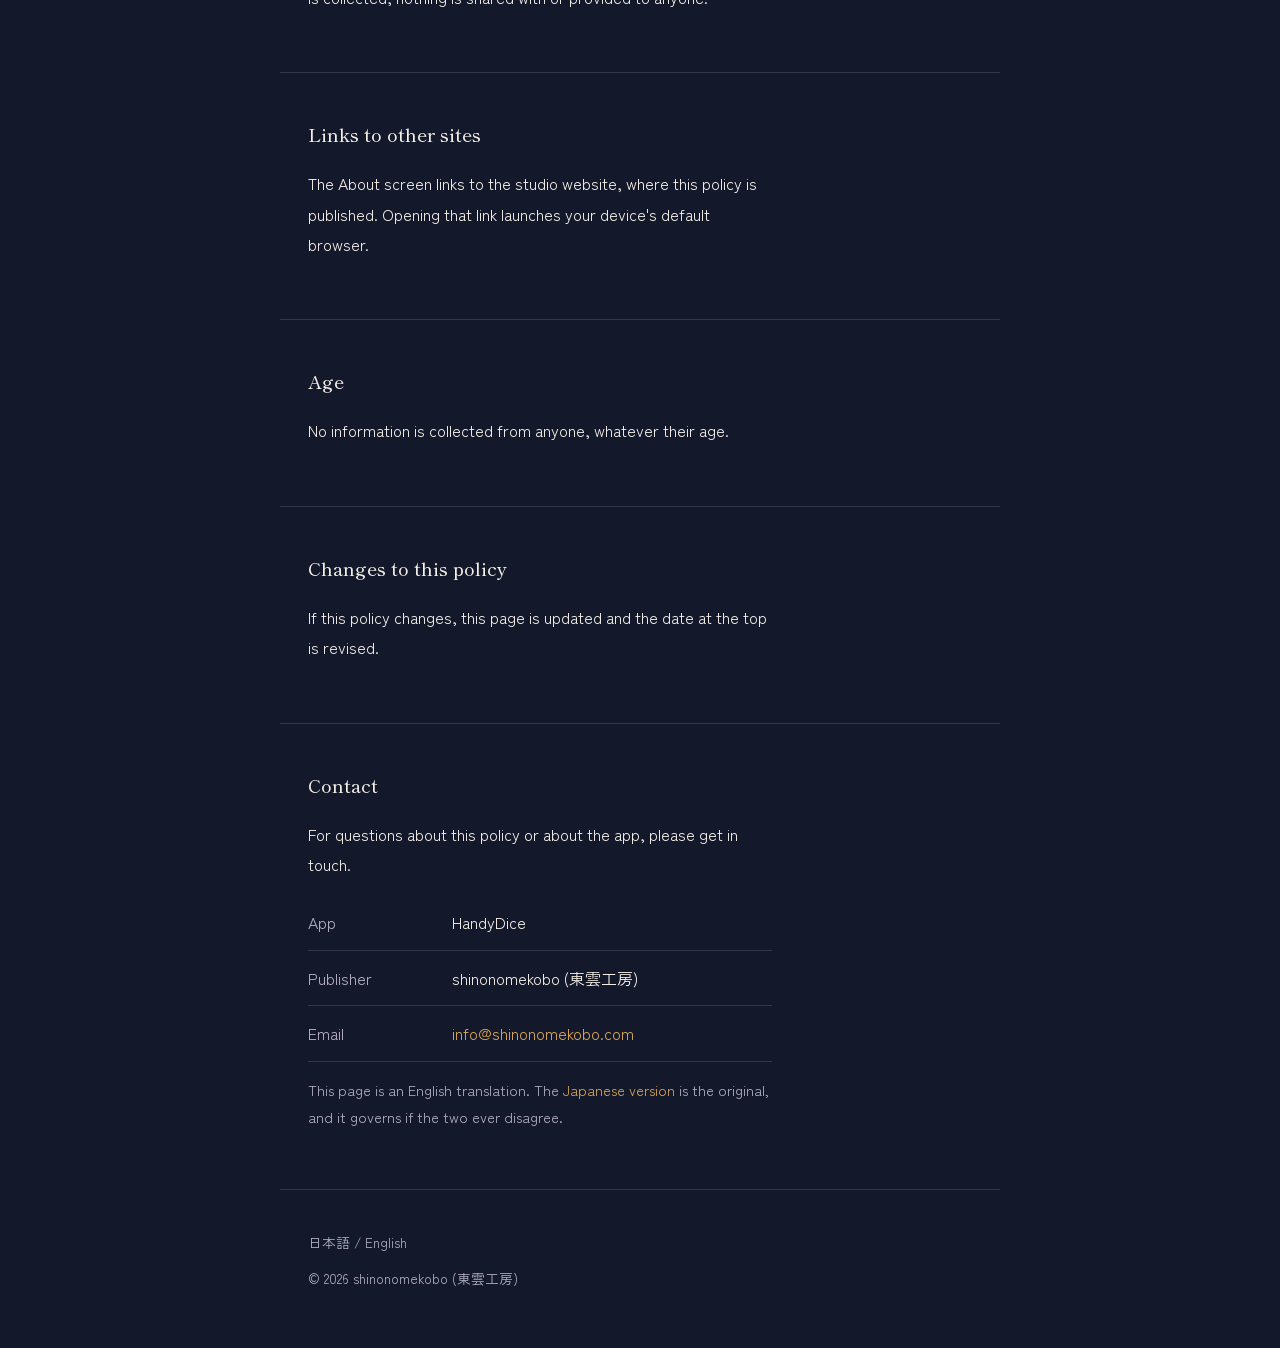
<file: en/handydice/privacy/index.html>
<!DOCTYPE html>
<html lang="en">
<head>
<meta charset="UTF-8">
<meta name="viewport" content="width=device-width, initial-scale=1.0">
<title>Privacy Policy — HandyDice | shinonomekobo</title>
<meta name="description" content="HandyDice privacy policy. No personally identifiable information is collected and no data leaves the device.">
<link rel="canonical" href="https://shinonomekobo.com/en/handydice/privacy/">
<link rel="alternate" hreflang="ja" href="https://shinonomekobo.com/handydice/privacy/">
<link rel="alternate" hreflang="en" href="https://shinonomekobo.com/en/handydice/privacy/">
<link rel="alternate" hreflang="x-default" href="https://shinonomekobo.com/handydice/privacy/">
<link rel="apple-touch-icon" href="/assets/favicon-180.png">
<link rel="icon" href="/assets/favicon-180.png">
<link rel="preconnect" href="https://fonts.googleapis.com">
<link rel="preconnect" href="https://fonts.gstatic.com" crossorigin>
<link href="https://fonts.googleapis.com/css2?family=Shippori+Mincho:wght@500;700&family=Zen+Kaku+Gothic+New:wght@400;500&display=swap" rel="stylesheet">
<link rel="stylesheet" href="/assets/site.css">
<style>
  .updated{ font-size: 0.85rem; color: var(--text-dim); margin: 18px 0 0; }
  .lead{ font-size: 1.05rem; max-width: 58ch; }
  .policy h2{
    font-family: 'Shippori Mincho', serif; font-weight: 500;
    font-size: 1.15rem; margin: 0 0 12px;
  }
  .policy section{ padding-top: 44px; padding-bottom: 44px; }
  .policy section:first-of-type{ border-top: none; }
  .bullets{ max-width: 58ch; margin: 0; padding-left: 1.3em; }
  .bullets li{ margin-bottom: 4px; }
  .note{ font-size: 0.9rem; color: var(--text-dim); max-width: 58ch; }
</style>
</head>
<body>

  <div class="wrap page-head">
    <p class="crumb"><a href="/en/handydice/">← HandyDice</a></p>
    <h1 class="page-title">Privacy Policy</h1>
    <p class="updated">HandyDice ・ Last updated: 17 September 2026</p>
    <div class="horizon" aria-hidden="true"></div>
    <p class="lead">HandyDice collects nothing that could identify you, and sends no data anywhere. Everything the app does happens on your device.</p>
  </div>

  <main class="policy">
    <section class="wrap">
      <h2>What we do not collect</h2>
      <p>HandyDice does not obtain any of the following.</p>
      <ul class="bullets">
        <li>Information that identifies you, such as your name, email address or phone number</li>
        <li>Location</li>
        <li>Advertising identifiers (IDFA) or device identifiers</li>
        <li>Usage history, interaction logs or crash logs</li>
        <li>Access to your contacts, photos, camera or microphone</li>
      </ul>
      <p>There is no account and no sign-in.</p>
    </section>

    <section class="wrap">
      <h2>Settings stored on your device</h2>
      <p>The app saves whether sound and haptic feedback are switched on, so that your choice carries over the next time you open it. It is stored on the device itself, in iOS user defaults. It never leaves the device, and nobody else, the developer included, can read it. Deleting the app deletes it too.</p>
    </section>

    <section class="wrap">
      <h2>Use of motion sensors</h2>
      <p>To notice when you shake the device, the app reads the accelerometer while it is on screen. Those readings are used at that moment to tumble the dice and are neither stored nor transmitted. Reading stops when you leave the app. The app does not obtain motion and fitness data such as step counts or activity.</p>
    </section>

    <section class="wrap">
      <h2>Transmission and third parties</h2>
      <p>The app does not use the internet. It contains no advertising SDK, no analytics tool and no other third-party software. Since nothing is collected, nothing is shared with or provided to anyone.</p>
    </section>

    <section class="wrap">
      <h2>Links to other sites</h2>
      <p>The About screen links to the studio website, where this policy is published. Opening that link launches your device's default browser.</p>
    </section>

    <section class="wrap">
      <h2>Age</h2>
      <p>No information is collected from anyone, whatever their age.</p>
    </section>

    <section class="wrap">
      <h2>Changes to this policy</h2>
      <p>If this policy changes, this page is updated and the date at the top is revised.</p>
    </section>

    <section class="wrap">
      <h2>Contact</h2>
      <p>For questions about this policy or about the app, please get in touch.</p>
      <ul class="meta-list">
        <li><span>App</span><span>HandyDice</span></li>
        <li><span>Publisher</span><span>shinonomekobo (東雲工房)</span></li>
        <li><span>Email</span><span><a href="mailto:info@shinonomekobo.com">info@shinonomekobo.com</a></span></li>
      </ul>
      <p class="note">This page is an English translation. The <a href="/handydice/privacy/" hreflang="ja">Japanese version</a> is the original, and it governs if the two ever disagree.</p>
    </section>

  </main>

  <footer class="wrap">
    <p class="lang"><a href="/handydice/privacy/" hreflang="ja">日本語</a> / <span>English</span></p>
    © 2026 shinonomekobo (東雲工房)
  </footer>

</body>
</html>
</file>
<file: assets/site.css>
/* 東雲工房 共通スタイル。サイト内のすべてのページがこれを読む。
   配色・書体をここ1か所で管理し、ページごとに分岐させない。 */

:root{
  --bg: #14182b;
  --panel: #1c2038;
  --text: #f3efe7;
  --text-dim: #b3aec4;
  --gold: #d8a657;
  --coral: #e2896d;
  --rule: rgba(243,239,231,0.14);
}

*{ box-sizing: border-box; }

html{ scroll-behavior: smooth; }

body{
  margin: 0;
  background: var(--bg);
  color: var(--text);
  font-family: 'Zen Kaku Gothic New', sans-serif;
  line-height: 1.9;
  -webkit-font-smoothing: antialiased;
}

a{ color: var(--gold); text-decoration: none; }
a:hover{ color: var(--coral); }
a:focus-visible, button:focus-visible{
  outline: 2px solid var(--gold);
  outline-offset: 3px;
}

.wrap{
  max-width: 720px;
  margin: 0 auto;
  /* 横だけを指定する。padding ショートハンドにすると、同じ要素が持つ
     section や footer の縦パディングを詳細度で打ち消してしまう */
  padding-left: 28px;
  padding-right: 28px;
}

section{
  padding-top: 64px;
  padding-bottom: 64px;
  border-top: 1px solid var(--rule);
}

section p{
  max-width: 58ch;
  color: var(--text);
}

.section-title{
  font-family: 'Shippori Mincho', serif;
  font-weight: 500;
  font-size: 1.3rem;
  margin: 0 0 28px;
}

.horizon{
  height: 1px;
  width: 0;
  margin: 28px 0 30px;
  background: linear-gradient(90deg, var(--gold), var(--coral) 60%, transparent);
  animation: draw 1.6s ease-out 0.3s forwards;
}

@keyframes draw{
  to{ width: min(280px, 60%); }
}

/* ---------- 下層ページの見出し ---------- */
.page-head{
  padding-top: 52px;
  padding-bottom: 8px;
}

.crumb{
  font-size: 0.85rem;
  color: var(--text-dim);
  margin: 0 0 30px;
}

.page-title{
  font-family: 'Shippori Mincho', serif;
  font-weight: 700;
  font-size: clamp(2.1rem, 6.5vw, 3.2rem);
  margin: 0;
  line-height: 1.25;
}

.page-lead{
  font-size: 1.05rem;
  color: var(--text-dim);
  max-width: 40ch;
  margin: 0;
}

/* ---------- 汎用の小物 ---------- */
.meta-list{
  list-style: none;
  margin: 0;
  padding: 0;
  max-width: 58ch;
}

.meta-list li{
  display: flex;
  flex-wrap: wrap;
  gap: 4px 16px;
  padding: 12px 0;
  border-bottom: 1px solid var(--rule);
}

.meta-list li span:first-child{
  color: var(--text-dim);
  min-width: 8em;
}

/* ---------- 動作デモの動画 ---------- */
.demo{
  margin: 0 0 44px;
  max-width: 250px;
}

.demo video{
  width: 100%;
  height: auto;
  display: block;
  border-radius: 18px;
  border: 1px solid var(--rule);
  box-shadow: 0 14px 34px rgba(0,0,0,0.5);
  background: #0b2018;
}

.demo figcaption{
  margin-top: 12px;
  font-size: 0.85rem;
  color: var(--text-dim);
}

/* ---------- 言語切り替え ---------- */
.lang{
  margin: 0 0 10px;
  font-size: 0.85rem;
}

.lang span{ color: var(--text-dim); }
.lang a{ color: var(--text-dim); }
.lang a:hover{ color: var(--coral); }

footer{
  padding-top: 40px;
  padding-bottom: 56px;
  color: var(--text-dim);
  font-size: 0.85rem;
  border-top: 1px solid var(--rule);
}

@media (prefers-reduced-motion: reduce){
  .horizon{ animation: none; width: min(280px, 60%); }
  html{ scroll-behavior: auto; }
}
</file>
